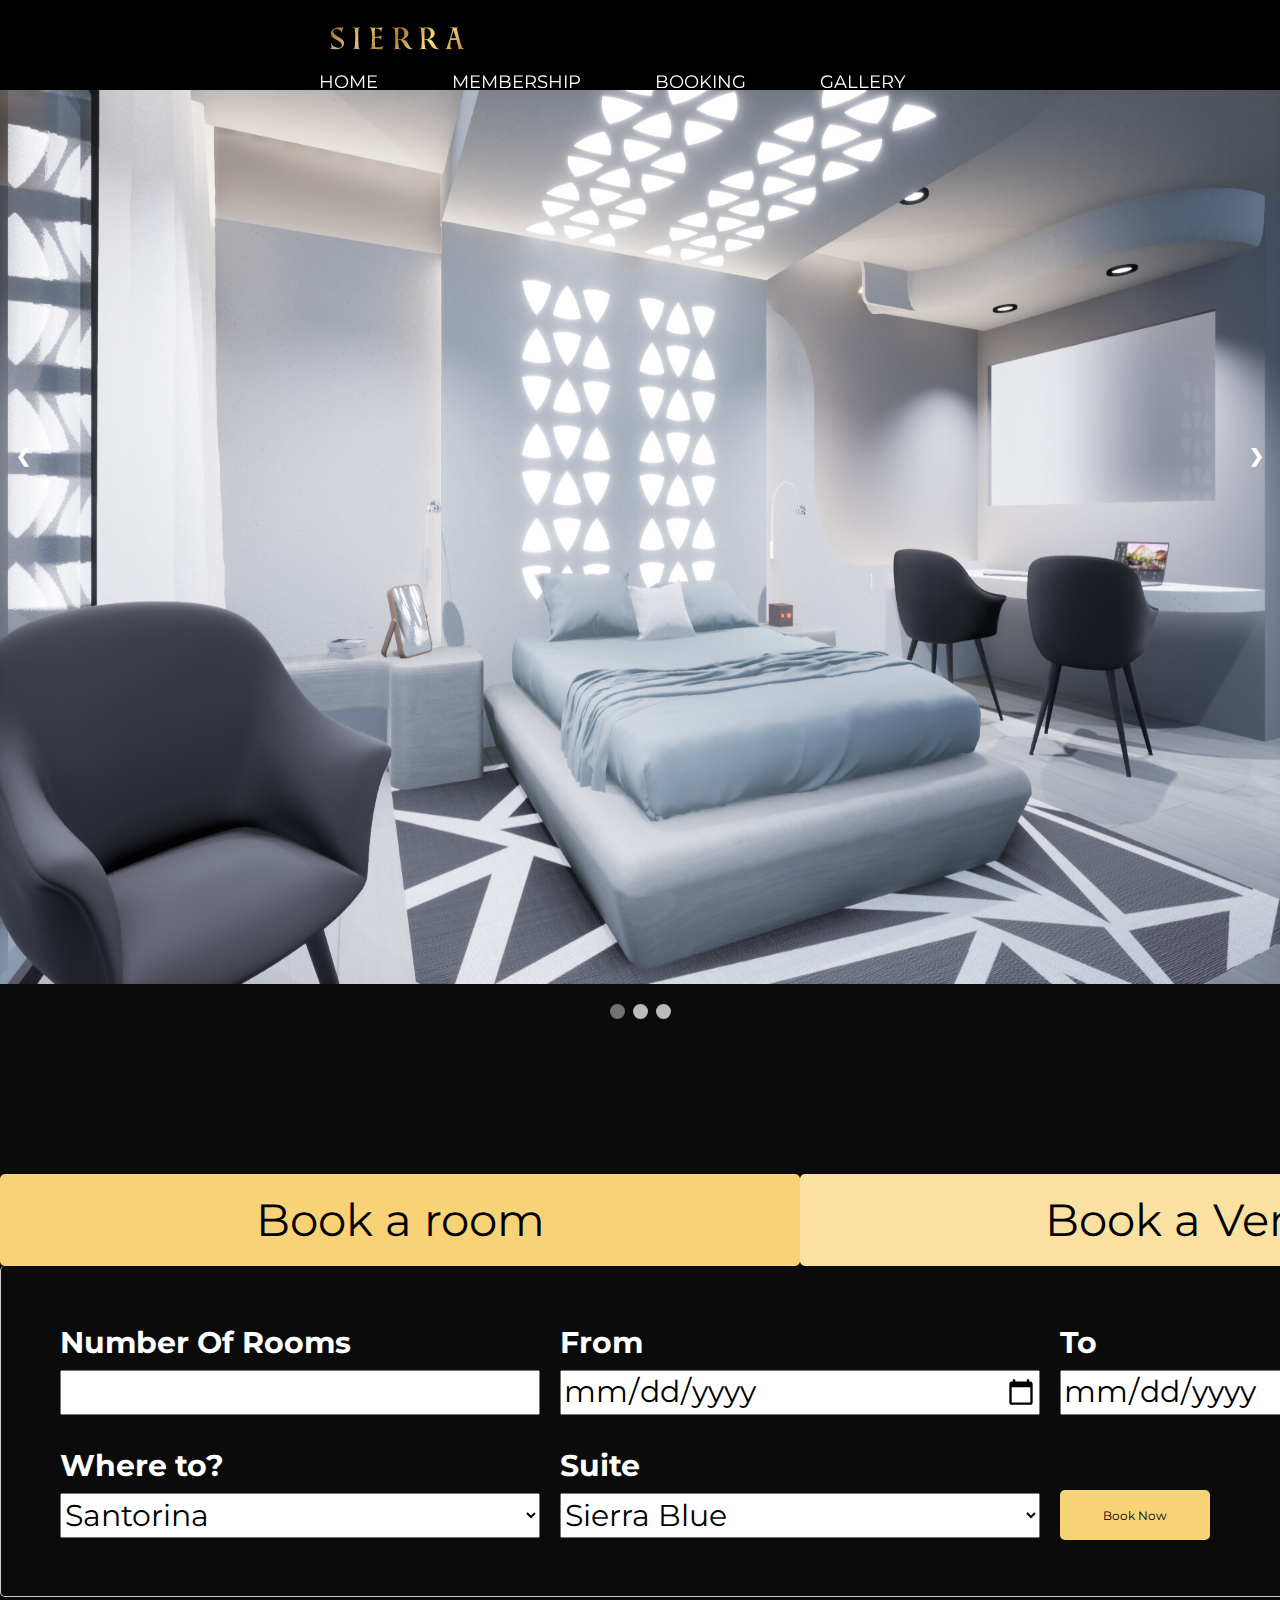
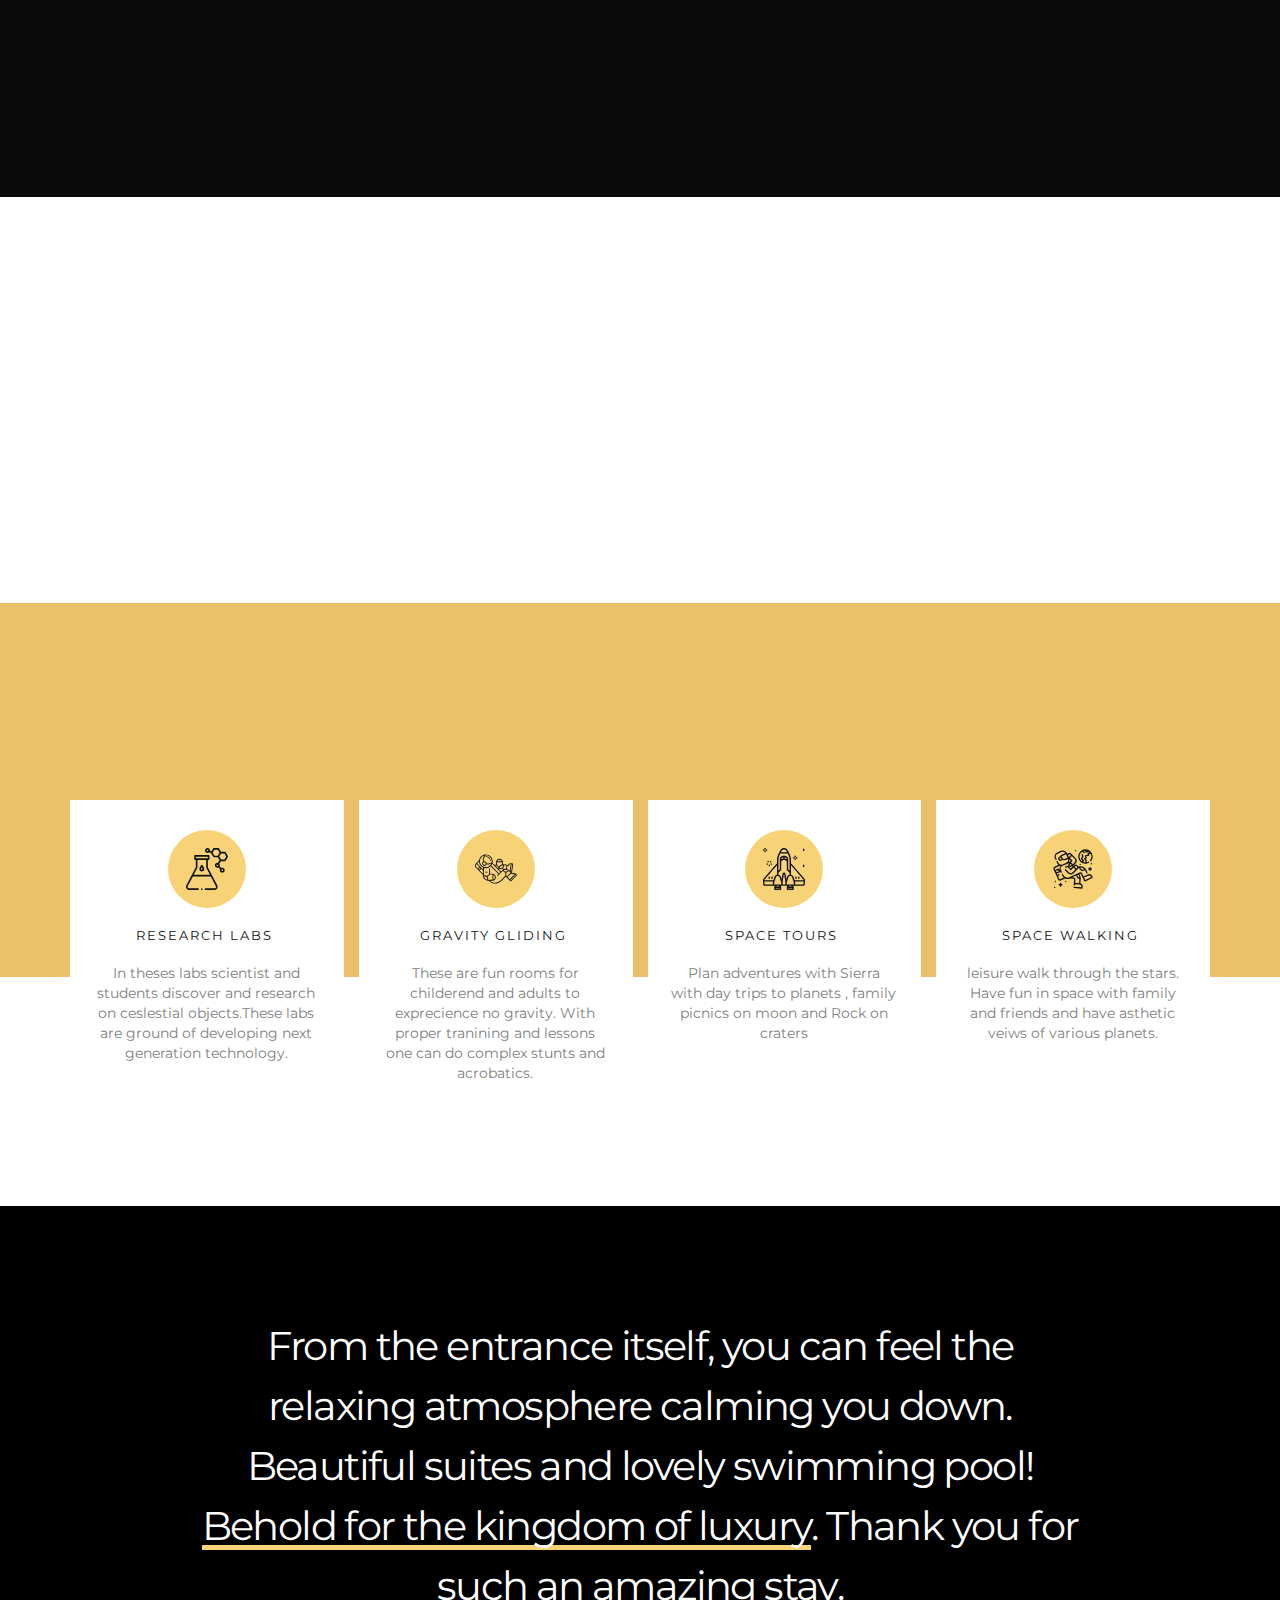
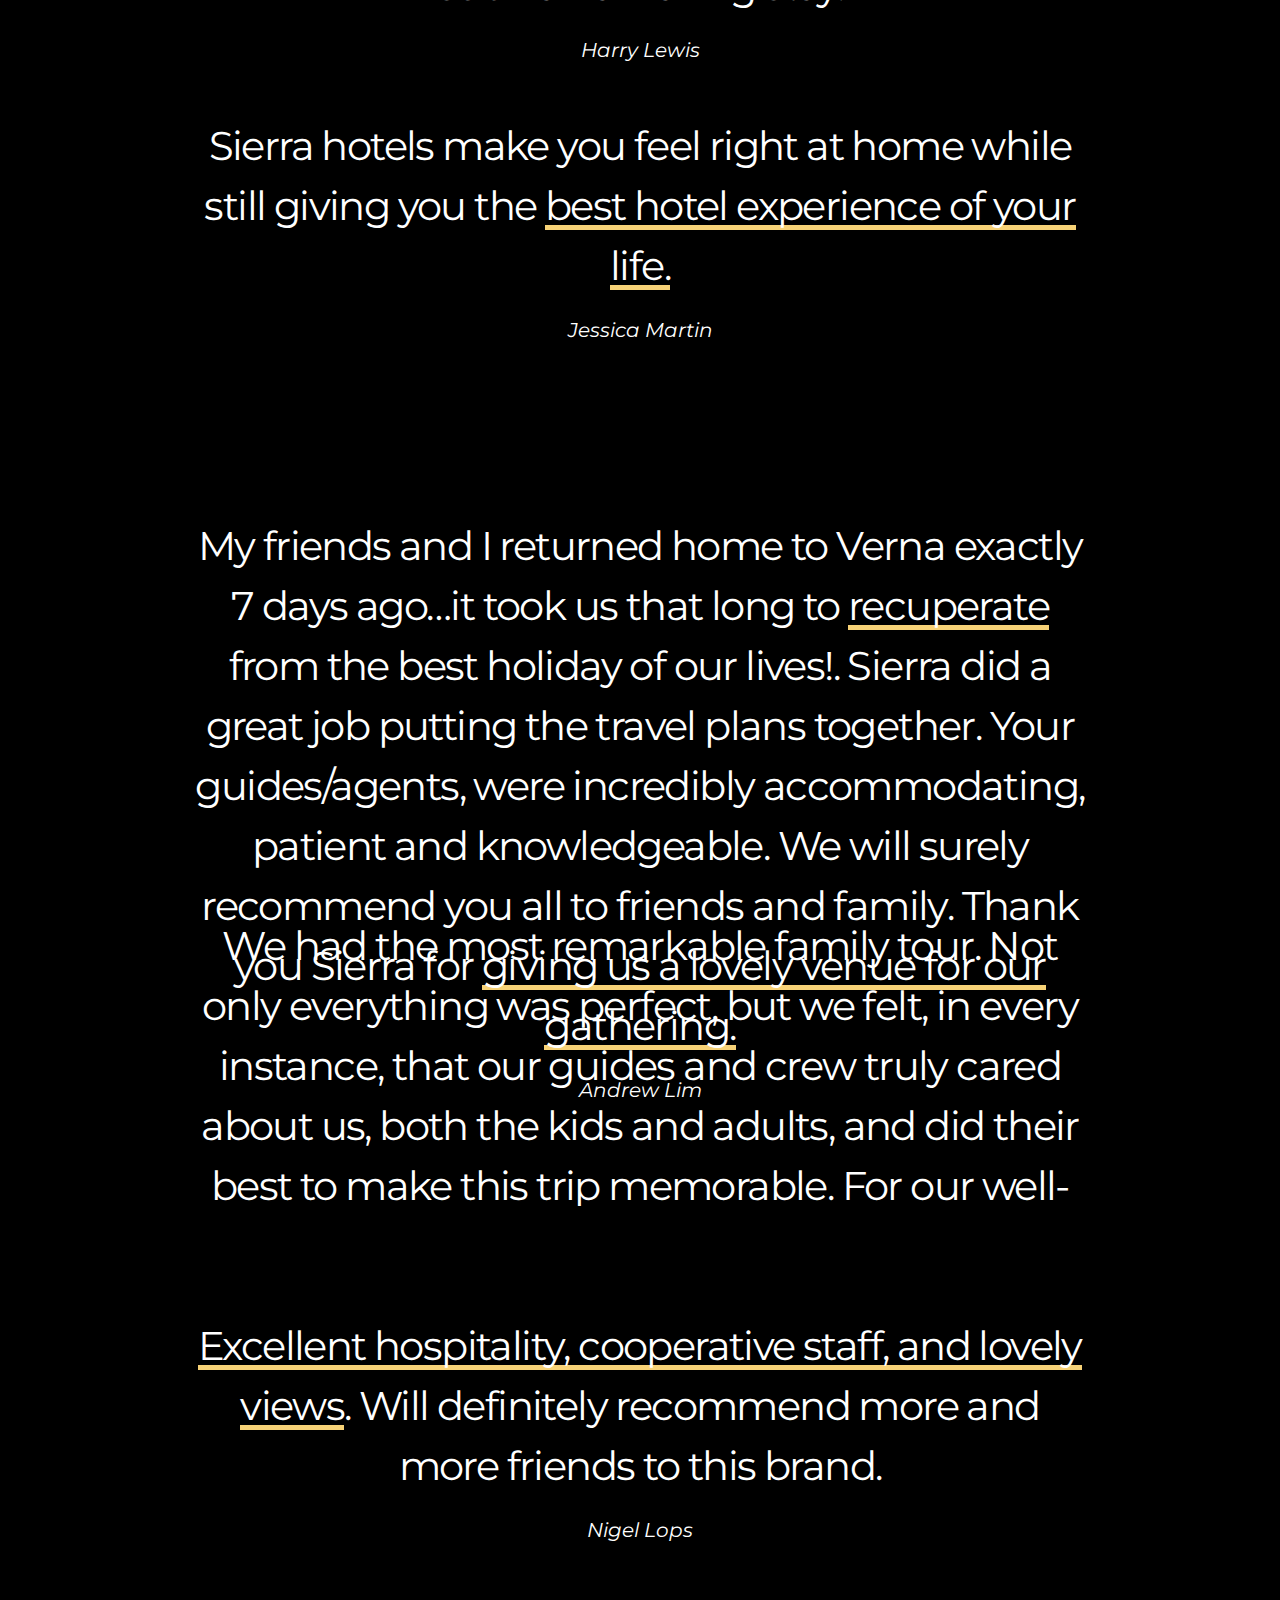
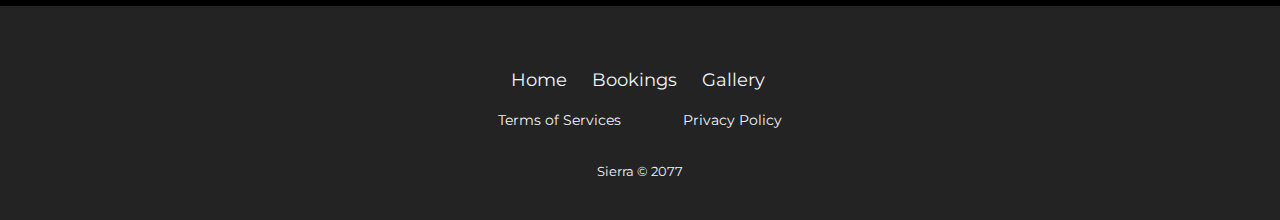
<file: bookings.html>
<html lang="en">

<head>
    <meta charset="UTF-8">
    <meta http-equiv="X-UA-Compatible" content="IE=edge">
    <meta name="viewport" content="width=device-width, initial-scale=1.0">
    <link rel="preconnect" href="https://fonts.googleapis.com">
    <link rel="preconnect" href="https://fonts.gstatic.com" crossorigin>
    <link href="https://fonts.googleapis.com/css2?family=Montserrat:wght@300&display=swap" rel="stylesheet">
    <!-- Latest compiled and minified CSS -->
    <link rel="stylesheet" href="https://maxcdn.bootstrapcdn.com/bootstrap/3.4.1/css/bootstrap.min.css">

    <!-- jQuery library -->    
    <link rel="stylesheet" href="nicepage.css" media="screen">

    <script class="u-script" type="text/javascript" src="jquery.js" defer=""></script>
    <script class="u-script" type="text/javascript" src="nicepage.js" defer=""></script>
    <script src="https://ajax.googleapis.com/ajax/libs/jquery/3.5.1/jquery.min.js"></script>

    <!-- Latest compiled JavaScript -->
    <script src="https://maxcdn.bootstrapcdn.com/bootstrap/3.4.1/js/bootstrap.min.js"></script>

    <link rel="stylesheet" href="bookings.css">
    <title>Sierra Bookings</title>

</head>

<body>
    <header>
        <div class="container flex solid-adder">
            <img class="logo" src="images/Asset 5.png">

            <nav>
                <ul>
                    <li><a href="index.html">Home</a></li>
                    <li><a href="Memebership.html">Membership</a></li>
                    <li><a href="bookings.html">Booking</a></li>
                    <li><a href="Gallery.html">Gallery</a></li>

                </ul>
            </nav>
        </div>
    </header>

    <!-- <div class="slideshow-container"> -->

    <!-- Full-width images with number and caption text -->
    <section class="images">
    <div class="mySlides">
          <img src="images/skandar-benfradj-image2.jpg" style="width:100%; height: 90rem;">
        </div>
      
        <div class="mySlides">
          <img src="images/skandar-benfradj-image3.jpg" style="width:100%">
        </div>
      
        <div class="mySlides ">
          <img src="images/skandar-benfradj-image1.jpg" style="width:100%">
        </div>
      
    <!-- Next and previous buttons -->
    <a class="prev" onclick="plusSlides(-1)">&#10094;</a>
        <a class="next" onclick="plusSlides(1)">&#10095;</a>
      </div>
      <br>

    <!-- The dots/circles -->
    <div style="text-align:center">
        <span class="dot" onclick="currentSlide(1)"></span>
        <span class="dot" onclick="currentSlide(2)"></span>
        <span class="dot" onclick="currentSlide(3)"></span>
      </div>
    </section>

    <!-- Tab content -->
    <script>

        
        function openCity(evt, cityName) {
            // Declare all variables
            var i, tabcontent, tablinks;

            // Get all elements with class="tabcontent" and hide them
            tabcontent = document.getElementsByClassName("tabcontent");
            for (i = 0; i < tabcontent.length; i++) {
                tabcontent[i].style.display = "none";
            }

            // Get all elements with class="tablinks" and remove the class "active"
            tablinks = document.getElementsByClassName("tablinks");
            for (i = 0; i < tablinks.length; i++) {
                tablinks[i].className = tablinks[i].className.replace(" active", "");
            }

            // Show the current tab, and add an "active" class to the button that opened the tab
            document.getElementById(cityName).style.display = "block";
            evt.currentTarget.className += " active";
        }


    </script>

    <section class="bookings-tab" id="bookings-link">
    <div class="tab">
        <button class="tablinks default-button" onclick="openCity(event, 'London')">Book a room</button>
        <button class="tablinks" onclick="openCity(event, 'Paris')">Book a Venue</button>
    </div>


    <div id="London" class="tabcontent">
        <section id="bookings-form">
            <form>
                <div class="forms">
                    <div class="form-label">
                        <label class="number" name="number of rooms">Number Of Rooms</label>
                        <input class="number-input">
                    </div>
                    <div class="form-label">
    
                        <label class="number">From</label>
                        <input type="date" class="from-input">
                    </div>
    
                    <div class="form-label">
    
                        <label class="number">To</label>
                        <input type="date" class="to-input">
                    </div>
                </div>
                <div class="forms-2">
                    <div class="form-label">
    
                        <label class="number">Where to?</label>
                        <select name="locations" id="locations">
                            <option value="locations">Santorina</option>
                            <option value="locations">Verna</option>
                            <option value="locations">Sonwchild</option>
                            <option value="locations">Navo</option>
                            <option value="locations">Legere</option>
                            <option value="locations">Muskbase</option>
                        </select>
                    </div>
    
                    <div class="form-label">
    
                        <label class="number">Suite</label>
                        <select name="Suite" id="Suite">
                            <option value="Suite">Sierra Blue</option>
                            <option value="Suite">Sierra Red</option>
                            <option value="Suite">Sierra Black</option>
                            <option value="Suite">Sierra Gold</option>
                        </select>
                    </div>
                    <div class="form-label">
                        <label class="btn-label"></label>
                    <button class="book-now">Book Now</button>
                </div>
                </div>
            </form>
        </section>
    </div>

    <div id="Paris" class="tabcontent">
       
        <section id="bookings-form">
            <form>
                <div class="forms">
                    <div class="form-label">
                        <label class="number" name="number of rooms">Number Of People</label>
                        <input class="number-input">
                    </div>
                    <div class="form-label">
    
                        <label class="number">From</label>
                        <input type="date" class="from-input">
                    </div>
    
                    <div class="form-label">
    
                        <label class="number">To</label>
                        <input type="date" class="to-input">
                    </div>
                </div>
                <div class="forms-2">
                    <div class="form-label">
    
                        <label class="number">Where to?</label>
                        <select name="locations" id="locations">
                            <option value="locations">Santorina</option>
                            <option value="locations">Verna</option>
                            <option value="locations">Sonwchild</option>
                            <option value="locations">Navo</option>
                            <option value="locations">Legere</option>
                            <option value="locations">Muskbase</option>

                        </select>
                    </div>
    
                    <div class="form-label">
    
                        <label class="number">Accomodity</label>
                        <select name="Suite" id="Suite">
                            <option value="Suite">Hall</option>
                            <option value="Suite">Terrace</option>
                            <option value="Suite">Gardens</option>
                            <option value="Suite">Field</option>
                        </select>
                    </div>
                    <div class="form-label">
                        <label class="btn-label"></label>
                    <button class="book-now">Book Now</button>
                </div>
                </div>
            </form>
        </section>
    </div>
</section>
<section class="u-align-center u-clearfix u-valign-middle-sm u-white u-section-1" id="carousel_c2ea">
      <div class="u-custom-color-1 u-expanded-width u-shape u-shape-rectangle u-shape-1"></div>
      <div class="u-list u-list-1">
        <div class="u-repeater u-repeater-1">
          <div class="u-align-center u-container-style u-list-item u-repeater-item u-white u-list-item-1">
            <div class="u-container-layout u-similar-container u-valign-top u-container-layout-1"><span class="u-custom-color-2 u-icon u-icon-circle u-spacing-18 u-icon-1"><svg class="u-svg-link" preserveAspectRatio="xMidYMin slice" viewBox="0 0 512.08 512.08" style=""><use xmlns:xlink="http://www.w3.org/1999/xlink" xlink:href="#svg-47d2"></use></svg><svg class="u-svg-content" viewBox="0 0 512.08 512.08" id="svg-47d2"><g><path d="m483.71 52.063c-1.789-3.085-5.085-4.983-8.65-4.983h-48.191l-24.16-42.024c-1.784-3.103-5.09-5.016-8.669-5.016h-54.03c-3.573 0-6.875 1.906-8.661 5.001l-22.205 38.467-17.456-9.171c.202-1.404.312-2.838.312-4.297 0-16.542-13.458-30-30-30s-30 13.458-30 30 13.458 30 30 30c7.859 0 15.019-3.042 20.373-8.005l23.44 12.315 25.564 43.736c1.793 3.068 5.08 4.954 8.633 4.954h48.142l21.159 37.57-20.125 30.306c-2.304-.568-4.709-.876-7.186-.876-16.542 0-30 13.458-30 30s13.458 30 30 30c4.552 0 8.948-1.01 12.937-2.921l19.984 19.984c-1.91 3.989-2.921 8.385-2.921 12.937 0 16.542 13.458 30 30 30s30-13.458 30-30-13.458-30-30-30c-4.552 0-8.948 1.01-12.937 2.921l-19.984-19.984c1.91-3.989 2.921-8.385 2.921-12.937 0-6.804-2.28-13.083-6.112-18.122l20.505-30.878h48.667c3.591 0 6.907-1.926 8.687-5.045l27.02-47.37c1.765-3.094 1.751-6.892-.036-9.972zm-221.71-12.023c-5.514 0-10-4.486-10-10s4.486-10 10-10 10 4.486 10 10-4.486 10-10 10zm62.564 16.759 21.219-36.759h42.471l21.237 36.94-21.175 36.06h-42.568zm47.436 153.241c0-5.514 4.486-10 10-10s10 4.486 10 10c0 5.521-4.479 10-10 10-5.514 0-10-4.486-10-10zm80 60c0 5.514-4.486 10-10 10s-10-4.486-10-10c0-5.521 4.479-10 10-10 5.514 0 10 4.486 10 10zm17.251-129h-42.376l-21.321-37.859 21.2-36.141h42.545l21.245 36.671z"></path><path d="m193 206.04c-3.285 0-6.36 1.613-8.228 4.316-6.546 9.476-21.772 32.897-21.772 45.684 0 16.542 13.458 30 30 30s30-13.458 30-30c0-12.787-15.226-36.208-21.772-45.684-1.868-2.703-4.943-4.316-8.228-4.316zm0 60c-5.514 0-10-4.486-10-9.988.081-3.058 4.241-11.773 10.002-21.479 5.756 9.695 9.913 18.407 9.998 21.476-.004 5.51-4.488 9.991-10 9.991z"></path><circle cx="193" cy="502.04" r="10"></circle><path d="m266 233.575v-87.535h10c5.523 0 10-4.478 10-10v-40c0-5.522-4.477-10-10-10h-166c-5.523 0-10 4.478-10 10v40c0 5.522 4.477 10 10 10h10v87.535l-115.251 219.554c-3.107 5.784-4.749 12.322-4.749 18.911 0 22.056 17.944 40 40 40h108c5.523 0 10-4.478 10-10s-4.477-10-10-10h-108c-11.028 0-20-8.972-20-20 0-3.354.801-6.542 2.382-9.475.018-.032 61.169-116.525 61.169-116.525h218.897s61.151 116.493 61.169 116.525c1.581 2.933 2.382 6.12 2.382 9.475 0 11.028-8.972 20-20 20h-107.999c-5.523 0-10 4.478-10 10s4.477 10 10 10h108c22.056 0 40-17.944 40-40 0-6.589-1.642-13.127-4.749-18.911zm-146-127.535h146v20h-146zm-25.95 220 44.804-85.353c.752-1.434 1.146-3.028 1.146-4.647v-90h106v90c0 1.619.393 3.214 1.146 4.647l44.804 85.353z"></path>
</g></svg></span>
              <h5 class="u-text u-text-default u-text-1">Research labs&nbsp;</h5>
              <p class="u-text u-text-grey-50 u-text-2">In theses labs scientist and students discover and research on ceslestial objects.These labs are ground of developing next generation technology.</p>
            </div>
          </div>
          <div class="u-align-center u-container-style u-list-item u-repeater-item u-white u-list-item-2">
            <div class="u-container-layout u-similar-container u-valign-top u-container-layout-2"><span class="u-custom-color-2 u-icon u-icon-circle u-spacing-18 u-icon-2"><svg class="u-svg-link" preserveAspectRatio="xMidYMin slice" viewBox="0 0 378.845 378.845" style=""><use xmlns:xlink="http://www.w3.org/1999/xlink" xlink:href="#svg-9ae7"></use></svg><svg class="u-svg-content" viewBox="0 0 378.845 378.845" x="0px" y="0px" id="svg-9ae7" style="enable-background:new 0 0 378.845 378.845;"><g><path d="M134.979,109.125c0.466,1.445,0.846,2.931,1.13,4.415c0.366,1.916,2.043,3.249,3.924,3.249c0.25,0,0.503-0.023,0.757-0.072   c2.17-0.415,3.592-2.511,3.177-4.681c-0.346-1.805-0.808-3.61-1.374-5.366c-0.677-2.102-2.928-3.259-5.034-2.579   C135.455,104.769,134.3,107.023,134.979,109.125z"></path><path d="M94.22,78.258c-0.004,2.209,1.784,4.003,3.993,4.007c11.55,0.02,22.862,5.549,30.261,14.792   c0.79,0.986,1.952,1.5,3.126,1.5c0.876,0,1.759-0.287,2.497-0.877c1.725-1.381,2.003-3.898,0.623-5.623   c-8.899-11.117-22.542-17.769-36.493-17.792c-0.003,0-0.005,0-0.007,0C96.014,74.265,94.224,76.051,94.22,78.258z"></path><path d="M111.556,213.187H93.583c-2.209,0-4,1.791-4,4s1.791,4,4,4h17.973c2.209,0,4-1.791,4-4S113.765,213.187,111.556,213.187z"></path><path d="M377.673,242.862l-12.267-12.268c-7.85-7.85-20.083-8.705-28.89-2.578l-8.015-8.014c1.206,0.16,2.019,0.266,2.062,0.266   c0.869,0,1.72-0.283,2.42-0.814c0.845-0.643,1.399-1.594,1.543-2.645l9.951-72.923c0.299-2.188-1.232-4.205-3.421-4.504   l-17.196-2.352c-11-1.501-21.256,5.228-24.561,15.436l-38.82-5.295c-2.749-0.376-5.492-0.485-8.204-0.351v-17.683   c0-8.423-3.279-16.332-9.226-22.266c-5.931-5.945-13.836-9.22-22.26-9.22c-8.409,0-16.315,3.275-22.262,9.224   c-5.946,5.949-9.218,13.856-9.211,22.262v21.354h-15.472l-15.866-15.867c1.16-4.726,1.788-9.659,1.788-14.738   c0-34.102-27.744-61.846-61.846-61.846c-31.075,0-56.86,23.04-61.195,52.932l-28.49,28.49C2.925,144.772,0,151.833,0,159.344   c0,7.51,2.925,14.571,8.236,19.882l64.601,64.601v6.694c0,24.257,19.734,43.991,43.99,43.991h6.281l3.159,3.157   c15.425,15.425,35.679,23.135,55.94,23.135c20.257,0,40.521-7.714,55.941-23.135l39.558-39.414l42.269,42.305   c0.781,0.781,1.805,1.172,2.828,1.172s2.048-0.391,2.828-1.172l52.042-52.042C379.235,246.957,379.235,244.423,377.673,242.862z    M281.706,250.942v-30.279c6.279-0.85,12.338-3.678,17.152-8.493c1.79-1.789,3.317-3.77,4.588-5.909l17.293,17.292l-33.211,33.211   L281.706,250.942z M235.134,211.779l-17.416-17.416l1.157-8.467c0.005-0.037,0.012-0.072,0.018-0.108   c2.335,1.144,4.816,1.984,7.425,2.497c1.949,0.383,3.905,0.572,5.848,0.572c4.67,0,9.251-1.112,13.443-3.237l7.228,9.51   c-2.208,1.521-4.3,3.246-6.236,5.183L235.134,211.779z M253.726,154.773c0.516,2.757,0.505,5.55-0.04,8.322   c-1.133,5.765-4.443,10.743-9.321,14.019s-10.737,4.458-16.504,3.322c-2.472-0.486-4.788-1.367-6.912-2.618   c2.37-6.185,6.408-11.608,11.811-15.716C238.888,157.443,246.175,154.925,253.726,154.773z M277.706,187.427   c-6.241,0-12.278,1.303-17.818,3.759l-7.664-10.083c4.789-4.312,8.047-10.028,9.312-16.464c0.602-3.062,0.717-6.142,0.368-9.199   l22.125,3.018l-3.954,29.037C279.289,187.452,278.5,187.427,277.706,187.427z M277.706,195.427c7.004,0,13.698,1.996,19.447,5.704   c-1.033,1.977-2.351,3.782-3.951,5.382c-8.576,8.575-22.53,8.576-31.106,0c-1.593-1.593-2.901-3.38-3.924-5.327   C263.941,197.442,270.667,195.427,277.706,195.427z M327.142,211.763l-6.327-0.865l8.876-64.996l6.32,0.864L327.142,211.763z    M301.831,160.885c2.199,0.287,4.205-1.234,4.503-3.423c1.042-7.636,7.845-13.081,15.424-12.591l-8.218,60.17l-4.729-4.729   c-5.826-5.826-13-9.809-20.817-11.674l3.962-29.101L301.831,160.885z M227.919,155.733c-5.158,3.921-9.298,8.825-12.247,14.384   l-18.355-18.355c0,0,0.01-23.253,0.022-23.564h46.913c0.012,0.313,0.023,19.77,0.023,19.77   C238.418,149.37,232.859,151.978,227.919,155.733z M220.79,105.652c6.283,0,12.177,2.439,16.603,6.877   c2.235,2.229,3.963,4.833,5.129,7.669h-43.455c1.164-2.833,2.889-5.435,5.12-7.667C208.621,108.095,214.518,105.652,220.79,105.652   z M192.733,158.491c0,0,19.485,19.443,19.681,19.579c-0.654,2.188-1.15,4.439-1.464,6.745l-0.334,2.447l-28.77-28.77H192.733z    M229.478,217.436l-12.316,12.315l-71.1-71.099c3.758-4.657,6.851-9.867,9.144-15.489L229.478,217.436z M151.768,119.886   c0,1.862-0.095,3.702-0.281,5.516c-13.12,12.749-30.839,18.138-46.117,14.177c-0.293-5.015-2.362-9.694-5.945-13.275   c-3.871-3.872-9.018-6.004-14.492-6.004c-0.878,0-1.744,0.075-2.601,0.183c-7.531-16.336-2.581-37.634,12.607-52.821   c0.562-0.562,1.113-1.085,1.657-1.587c0.442-0.011,0.882-0.034,1.327-0.034C127.612,66.041,151.768,90.196,151.768,119.886z    M84.933,128.3c3.337,0,6.476,1.3,8.836,3.66s3.66,5.499,3.66,8.837s-1.3,6.476-3.66,8.836s-5.499,3.66-8.836,3.66   c-3.338,0-6.477-1.3-8.837-3.661c-2.36-2.359-3.66-5.497-3.66-8.835s1.3-6.477,3.66-8.837S81.595,128.3,84.933,128.3z    M84.094,67.849c-13.183,16.702-16.886,38.038-9.386,55.2c-1.537,0.889-2.979,1.966-4.268,3.256   c-3.872,3.871-6.004,9.019-6.004,14.493s2.133,10.622,6.004,14.492c3.871,3.872,9.018,6.004,14.493,6.004   c5.475,0,10.621-2.132,14.492-6.003c2.219-2.219,3.844-4.865,4.847-7.744c3.673,0.872,7.449,1.306,11.263,1.306   c11.302,0,22.917-3.753,33.056-10.752c-7.483,20.754-27.368,35.633-50.668,35.633c-29.691,0-53.847-24.155-53.847-53.847   C44.075,94.976,61.083,73.969,84.094,67.849z M72.837,193.034l-53.43-53.43l16.743-16.743c1.137,23.9,15.909,44.276,36.686,53.536   V193.034z M30.293,189.97l14.084-14.084l6.308,6.308l-14.084,14.084L30.293,189.97z M8,159.344c0-5.307,2.048-10.294,5.758-14.077   l24.963,24.963l-14.084,14.084L13.893,173.57C10.093,169.77,8,164.717,8,159.344z M42.257,201.934l14.084-14.084l16.496,16.496   v28.168L42.257,201.934z M81.389,256.756c7.717-3.526,16.862-1.976,23.001,4.162c6.479,6.479,7.768,16.592,3.44,24.455   C94.295,281.876,83.832,270.679,81.389,256.756z M116.176,286.496c3.76-8.856,2.798-19.004-2.65-27.016l19.934-19.935h23.702   c0.314,0,0.625,0.012,0.937,0.024v46.92C157.788,286.5,116.393,286.5,116.176,286.496z M180.646,263.029   c0,9.786-6.018,18.189-14.547,21.712v-43.426C174.627,244.839,180.646,253.243,180.646,263.029z M232.492,292.013   c-26.868,26.865-70.06,27.699-97.939,2.499h22.609c17.36,0,31.483-14.123,31.483-31.483s-14.123-31.484-31.483-31.484h-21.358   v-44.36c0-2.209-1.791-4-4-4s-4,1.791-4,4v46.704l-19.648,19.648c-7.678-6.432-18.017-8.282-27.319-5.152v-69.071   c5.431,1.563,11.158,2.419,17.085,2.419c16.559,0,31.607-6.554,42.719-17.189l70.864,70.863l-9.691,9.691   c-1.563,1.562-1.563,4.095,0,5.656c1.561,1.563,4.096,1.563,5.656,0l44.422-44.421c1.259,2.106,2.772,4.062,4.546,5.836   c4.845,4.845,10.949,7.676,17.268,8.507v30.266L232.492,292.013z M293.185,262.419l33.211-33.21l7.042,7.042   c1.563,1.563,4.096,1.563,5.656,0c5.449-5.447,14.157-5.668,19.889-0.693l-46.349,46.348L293.185,262.419z M322.803,292.075   l-4.513-4.513l46.386-46.385l4.512,4.513L322.803,292.075z"></path>
</g></svg></span>
              <h5 class="u-text u-text-default u-text-3">Gravity gliding&nbsp;</h5>
              <p class="u-text u-text-grey-50 u-text-4">These are fun rooms for childerend and adults to exprecience no gravity. With proper tranining and lessons one can do complex stunts and acrobatics.</p>
            </div>
          </div>
          <div class="u-align-center u-container-style u-list-item u-repeater-item u-white u-list-item-3">
            <div class="u-container-layout u-similar-container u-valign-top u-container-layout-3"><span class="u-custom-color-2 u-icon u-icon-circle u-spacing-18 u-icon-3"><svg class="u-svg-link" preserveAspectRatio="xMidYMin slice" viewBox="0 0 480.011 480.011" style=""><use xmlns:xlink="http://www.w3.org/1999/xlink" xlink:href="#svg-264c"></use></svg><svg class="u-svg-content" viewBox="0 0 480.011 480.011" x="0px" y="0px" id="svg-264c" style="enable-background:new 0 0 480.011 480.011;"><g><g><g><path d="M474.117,350.243L320.005,173.019v-31.2c-0.03-26.079-6.101-51.796-17.736-75.136l-20.376-40.784     C270.327,2.765,242.196-6.613,219.062,4.954c-9.064,4.532-16.413,11.881-20.944,20.944l-20.376,40.752     c-11.635,23.34-17.706,49.057-17.736,75.136v31.2L5.901,350.235c-3.803,4.37-5.897,9.967-5.896,15.76v42.016     c0,13.255,10.745,24,24,24h113.056l-7.712,11.56c-0.874,1.316-1.341,2.86-1.344,4.44v24c0,4.418,3.582,8,8,8h64     c4.418,0,8-3.582,8-8v-24c-0.003-1.58-0.47-3.124-1.344-4.44l-7.712-11.56h82.112l-7.712,11.56     c-0.874,1.316-1.341,2.86-1.344,4.44v24c0,4.418,3.582,8,8,8h64c4.418,0,8-3.582,8-8v-24c-0.003-1.58-0.47-3.124-1.344-4.44     l-7.712-11.56h113.056c13.255,0,24-10.745,24-24v-42.016C480.007,360.206,477.916,354.611,474.117,350.243z M212.429,33.059     c7.606-15.23,26.119-21.41,41.349-13.803c5.975,2.984,10.819,7.828,13.803,13.803l7.48,14.952h-70.112L212.429,33.059z      M176.005,141.787c0.019-23.603,5.512-46.879,16.048-68l4.896-9.776h86.112l4.896,9.8c10.532,21.114,16.025,44.381,16.048,67.976     v118.912l-16-16V120.011c-0.002-0.86-0.142-1.713-0.416-2.528c-6.632-16.381-21.964-27.598-39.584-28.96v-0.512h-16v0.512     c-17.62,1.362-32.952,12.578-39.584,28.96c-0.274,0.815-0.414,1.668-0.416,2.528v124.688l-16,16V141.787z M237.01,120.011     c-10.368,0.257-20.459,3.541-29.004,9.496v-8c4.668-9.29,13.678-15.625,24-16.872v15.376H237.01z M272.005,121.563v7.944     c-8.545-5.955-18.636-9.239-29.004-9.496h5.004v-15.336C258.319,105.956,267.317,112.288,272.005,121.563z M112.389,389.611     c-0.251,0.775-0.381,1.585-0.384,2.4v24h-88c-4.418,0-8-3.582-8-8v-24h98.176L112.389,389.611z M16.005,368.011v-2.016     c0.002-1.929,0.701-3.793,1.968-5.248l142.032-163.344v107.408c-14.352,2.952-25.772,13.814-29.44,28l-11.256,35.2H16.005z      M192.005,464.011h-48v-8h48V464.011z M150.949,440.011l5.336-8h23.44l5.336,8H150.949z M208.005,416.011h-80v-22.712     l17.936-56.072c3.068-12.19,15.437-19.584,27.627-16.516c8.307,2.091,14.736,8.668,16.637,17.02l17.8,55.568V416.011z      M256.005,416.011h-32v-23.352l14.688-95.52c0.229-0.725,1.002-1.126,1.727-0.897c0.427,0.135,0.762,0.47,0.897,0.897     l14.688,95.52V416.011z M257.149,294.699c-1.45-9.46-10.294-15.953-19.753-14.503c-7.483,1.147-13.356,7.019-14.503,14.503     l-9.6,62.584l-7.688-23.928c-3.571-14.407-15.073-25.498-29.6-28.544v-21.52l29.656-29.656c1.493-1.492,2.335-3.513,2.344-5.624     v-94.456c6.102-11.815,18.757-18.753,32-17.544c13.236-1.174,25.872,5.754,32,17.544v94.456c0,2.122,0.844,4.156,2.344,5.656     l29.656,29.656v21.488c-14.352,2.952-25.772,13.814-29.44,28l-7.816,24.448L257.149,294.699z M336.005,464.011h-48v-8h48V464.011     z M294.949,440.011l5.336-8h23.44l5.336,8H294.949z M352.005,416.011h-80v-22.712l17.936-56.072     c3.068-12.19,15.437-19.584,27.627-16.516c8.307,2.091,14.736,8.668,16.637,17.02l17.8,55.568V416.011z M464.005,408.051     c-0.022,4.403-3.597,7.96-8,7.96h-88v-23.96c-0.003-0.815-0.133-1.625-0.384-2.4l-1.792-5.6h98.176V408.051z M464.005,368.011     H360.693l-11.088-34.656c-3.571-14.407-15.073-25.498-29.6-28.544V197.403l142.04,163.352c1.266,1.452,1.963,3.314,1.96,5.24     V368.011z"></path><rect x="64.005" y="328.011" width="16" height="24"></rect><rect x="96.005" y="328.011" width="16" height="24"></rect><rect x="368.005" y="328.011" width="16" height="24"></rect><rect x="400.005" y="328.011" width="16" height="24"></rect><rect x="360.005" y="88.011" width="16" height="16"></rect><rect x="360.005" y="120.011" width="16" height="16"></rect><rect x="376.005" y="104.011" width="16" height="16"></rect><rect x="344.005" y="104.011" width="16" height="16"></rect><rect x="16.005" y="0.011" width="16" height="16"></rect><rect x="16.005" y="32.011" width="16" height="16"></rect><rect x="32.005" y="16.011" width="16" height="16"></rect><rect x="0.005" y="16.011" width="16" height="16"></rect><path d="M58.997,166.699c1.967-2.738,4.742-4.792,7.936-5.872l-5.08-15.2c-6.388,2.156-11.939,6.261-15.872,11.736     L58.997,166.699z"></path><path d="M84.965,185.403l12.952,9.392c3.972-5.456,6.104-12.035,6.088-18.784v-0.28l-16,0.28     C88.016,179.385,86.951,182.675,84.965,185.403z"></path><path d="M40.005,176.203c0.021,6.751,2.192,13.319,6.2,18.752l12.896-9.48c-2.001-2.711-3.086-5.99-3.096-9.36L40.005,176.203z"></path><path d="M72.005,208.011c3.373-0.01,6.723-0.55,9.928-1.6l-4.952-15.2c-3.209,1.041-6.663,1.055-9.88,0.04l-4.912,15.2     C65.361,207.477,68.672,208.003,72.005,208.011z"></path><path d="M84.853,166.491l12.84-9.568c-4.019-5.417-9.651-9.422-16.088-11.44l-4.8,15.264     C80.029,161.761,82.847,163.772,84.853,166.491z"></path><rect x="456.005" y="192.011" width="16" height="24"></rect><rect x="456.005" y="8.011" width="16" height="24"></rect>
</g>
</g>
</g></svg></span>
              <h5 class="u-text u-text-default u-text-5">Space tours&nbsp;</h5>
              <p class="u-text u-text-grey-50 u-text-6">Plan adventures with Sierra with day trips to planets , family picnics on moon and Rock on craters</p>
            </div>
          </div>
          <div class="u-align-center u-container-style u-list-item u-repeater-item u-white u-list-item-4">
            <div class="u-container-layout u-similar-container u-valign-top u-container-layout-4"><span class="u-custom-color-2 u-icon u-icon-circle u-spacing-18 u-icon-4"><svg class="u-svg-link" preserveAspectRatio="xMidYMin slice" viewBox="0 0 64 64" style=""><use xmlns:xlink="http://www.w3.org/1999/xlink" xlink:href="#svg-38de"></use></svg><svg class="u-svg-content" viewBox="0 0 64 64" id="svg-38de"><g id="Outline"><path d="M29.423,8.711a4,4,0,0,0-5.656,0,4.075,4.075,0,0,0-.412.5L22.649,7.7a7,7,0,0,0-9.3-3.387L7.908,6.847a7.01,7.01,0,0,0-3.385,9.3l.689,1.478a1,1,0,1,0,1.812-.845L6.336,15.3A5.006,5.006,0,0,1,8.754,8.66l5.438-2.536a5,5,0,0,1,6.131,1.555L14.069,10.6a2.968,2.968,0,0,0-1.656,2.095,3.494,3.494,0,1,0,3.426,5.179,6.9,6.9,0,0,0,6.083.1l2.627-1.225a5.01,5.01,0,0,1-2.743,5.692l-5.459,2.545a5.005,5.005,0,0,1-6.63-2.424l-1-2.148a1,1,0,1,0-1.813.845l1,2.148a6.935,6.935,0,0,0,1.774,2.335L3.732,28.508a3,3,0,0,0-1.451,3.987L9.466,47.9a3,3,0,0,0,3.987,1.45l6.455-3.009a9.071,9.071,0,0,0,3.716.8,8.977,8.977,0,0,0,3.676-.794l5.468.478a1,1,0,0,1,.909,1.084l-.717,8.192a1,1,0,1,0,1.992.173l.107-1.218,6.973.61a3,3,0,0,1,2.728,3.25l-.088,1-10.958-.959a1,1,0,1,0-.174,1.992L45.494,62a.864.864,0,0,0,.088,0,1,1,0,0,0,.995-.913l.175-1.992a5,5,0,0,0-3.558-5.229l.618-7.074a9.9,9.9,0,0,0-2.178-7.121l1.191-.556a.99.99,0,0,1,1.319.488l5.074,10.874a1,1,0,0,0,.906.578,1.007,1.007,0,0,0,.423-.094l10.876-5.072a1,1,0,0,0,.483-1.329l-.845-1.812a5.005,5.005,0,0,0-6.645-2.418l-6.345,2.958-2.113-4.526A2.989,2.989,0,0,0,41.977,37.3L26.569,44.493a7.01,7.01,0,0,1-9.3-3.389l-.551-1.17a1,1,0,1,0-1.809.852l.548,1.165a8.914,8.914,0,0,0,2.427,3.131L12.607,47.54a1,1,0,0,1-1.329-.484L9.165,42.525l1.813-.845a1,1,0,1,0-.845-1.813l-1.813.846L7.475,38.9l4.532-2.113a.99.99,0,0,0,.553-1.042l.654,1.407a1,1,0,1,0,1.812-.844l-1.139-2.45A5,5,0,0,1,16.3,27.206l.879-.41.025-.01,5.437-2.535.015-.008.894-.417a4.95,4.95,0,0,1,2.559-.429A3,3,0,0,0,24.66,25.96a2.916,2.916,0,0,0,.281,1.268,2.982,2.982,0,0,0,3.982,1.458l1.978-.924.4.853-2.7,2.7-2.829-2.829a4,4,0,0,0-5.48-.149,1,1,0,1,0,1.33,1.493,2,2,0,0,1,2.736.07l3.536,3.536a1,1,0,0,0,1.414,0L32.837,29.9l1.414,1.415,1.415,1.414-4.243,4.243a4,4,0,0,1-5.657,0l-4.243-4.243a2.027,2.027,0,0,1-.2-.253A1,1,0,0,0,19.7,33.646a3.962,3.962,0,0,0,.412.5l4.243,4.243a6,6,0,0,0,8.485,0l4.95-4.95L39.2,32.025a3.956,3.956,0,0,0,.956-1.583,8.137,8.137,0,0,1,.949-.337,6,6,0,0,0,9.225,3.885c.074.138.153.273.221.418L52.3,38.15a1,1,0,1,0,1.812-.844l-1.745-3.743a9.983,9.983,0,0,0-12.109-5.291,3.987,3.987,0,0,0-6.711-1.9l-.742.742-.179-.386,3.164-3.164a6.007,6.007,0,0,0,0-8.485ZM6.63,37.087l-.846-1.812L9.41,33.584l.845,1.812ZM26.61,21.425a7.1,7.1,0,0,0-.847-.062,7.015,7.015,0,0,0,.884-4.114l2.069,2.069Zm1.464,5.45a.989.989,0,0,1-1.323-.5.944.944,0,0,1-.091-.417.988.988,0,0,1,.572-.9l1.434-.669a4.935,4.935,0,0,1,1.362,1.575Zm21.093,5.478A3.986,3.986,0,0,1,43.081,29.8,8.038,8.038,0,0,1,49.167,32.353Zm-11.38-4.571a2,2,0,0,1,0,2.829l-.707.707L35.665,29.9l-1.414-1.415.707-.707A2,2,0,0,1,37.787,27.782Zm-3.414-5.636L31.7,24.818a6.929,6.929,0,0,0-2.929-2.728l2.065-2.065a1,1,0,0,0,0-1.414L27.3,15.075l2.828-2.828,4.243,4.242A4,4,0,0,1,34.373,22.146Zm-9.192-12.02a2,2,0,0,1,2.828,0l.707.707-2.828,2.828-.707-.707a2,2,0,0,1,0-2.828ZM13.434,17.512a1.5,1.5,0,1,1,.725-1.993A1.494,1.494,0,0,1,13.434,17.512Zm7.642-1.357a4.966,4.966,0,0,1-4.807-.337,3.451,3.451,0,0,0-.3-1.145h0a3.477,3.477,0,0,0-1.584-1.622.978.978,0,0,1,.527-.644l6.344-2.958L23.8,14.887ZM4.578,30.32l7.191-3.353A7.03,7.03,0,0,0,13,27.312a6.954,6.954,0,0,0-1.23,6.593L10.8,31.833a1,1,0,0,0-1.329-.484L4.939,33.462l-.845-1.813A1,1,0,0,1,4.578,30.32ZM32.941,44.837l-2-.175,5.787-2.7a6,6,0,0,0,5.057,5.1l-.572,6.533-5.977-.523.436-4.982A3,3,0,0,0,32.941,44.837Zm8.852.192a4,4,0,0,1-3.133-3.9c0-.025.005-.049.006-.074l1.088-.508A7.923,7.923,0,0,1,41.793,45.029Zm8.814,3.7L48.918,45.1l6.344-2.959a3.005,3.005,0,0,1,3.987,1.451l.422.906Z"></path><path d="M15,55H14V54a1,1,0,0,0-2,0v1H11a1,1,0,0,0,0,2h1v1a1,1,0,0,0,2,0V57h1a1,1,0,0,0,0-2Z"></path><path d="M58,35a1,1,0,0,0,1-1V33h1a1,1,0,0,0,0-2H59V30a1,1,0,0,0-2,0v1H56a1,1,0,0,0,0,2h1v1A1,1,0,0,0,58,35Z"></path><circle cx="21" cy="51" r="1"></circle><circle cx="60" cy="24" r="1"></circle><circle cx="43" cy="25" r="1"></circle><circle cx="36" cy="4" r="1"></circle><circle cx="5" cy="51" r="1"></circle><circle cx="4" cy="60" r="1"></circle><path d="M50.99,24a11.146,11.146,0,0,0,1.373-.085A10.853,10.853,0,0,0,56.37,22.58a1,1,0,1,0-.98-1.744,8.965,8.965,0,0,1-2.786,1.01l.386-2.7a1,1,0,0,0-.158-.7L51.46,16.388l.987-.493a1,1,0,0,0,.5-1.211l-.641-1.926L56.2,11.98a1,1,0,0,0,.752-1.3L56.388,9h2.661a9.065,9.065,0,0,1-.922,9.482A1,1,0,1,0,59.713,19.7,11,11,0,0,0,43.945,4.56a10.881,10.881,0,0,0-3.318,4.794A10.995,10.995,0,0,0,50.99,24Zm2.5-19.627-1.1.412-.487-.728A8.951,8.951,0,0,1,53.49,4.373ZM42.516,10.011a8.89,8.89,0,0,1,2.712-3.917c.191-.159.4-.293.6-.435l2.533,2.11a1,1,0,1,0,1.28-1.538L47.729,4.64a9.1,9.1,0,0,1,1.82-.51l1.619,2.425A1,1,0,0,0,52,7a.989.989,0,0,0,.352-.064l3.687-1.382A8.989,8.989,0,0,1,57.687,7H55a1,1,0,0,0-.948,1.316l.641,1.926L50.8,11.02a1,1,0,0,0-.752,1.3l.725,2.178-1.224.611a1,1,0,0,0-.385,1.45l1.788,2.682-.391,2.736a8.943,8.943,0,0,1-3.317-.807l1.459-1.459a1,1,0,0,0,0-1.414l-2.42-2.42,1.545-2.318a1,1,0,0,0,.116-.871l-1-3a1,1,0,1,0-1.9.632l.844,2.536-1.728,2.593a1,1,0,0,0,.125,1.262L46.586,19l-1.1,1.1a8.908,8.908,0,0,1-2.972-10.087Z"></path>
</g></svg></span>
              <h5 class="u-text u-text-default u-text-7">Space walking&nbsp;</h5>
              <p class="u-text u-text-grey-50 u-text-8">leisure walk through the stars. Have fun  in space with family and friends and have asthetic veiws of various planets.</p>
            </div>
          </div>
        </div>
      </div>
    </section>

  

  <section class="colored-section" id="testimonials">
    <div id="carouselExampleControls" class="carousel slide" data-bs-ride="carousel">
      <div class="carousel-inner">

              <div class="carousel-item">
        <h3 class="testimonial-text">From the entrance itself, you can feel the relaxing atmosphere calming you down. Beautiful suites and lovely swimming pool!
            <span class="h2-highlight">Behold for the kingdom of luxury</span>. Thank you for such an amazing stay.
        </h3>
        <em style="font-size: 2rem;">Harry Lewis</em>
      </div>
        <div class="carousel-item active">
          <h3 class="testimonial-text">Sierra hotels make you feel right at home while still giving you the <span class="h2-highlight">best hotel
                                        experience of your life. </span>
          </h3>
          <em style="font-size: 2rem;">Jessica Martin</em>
        </div>
        <div class="carousel-item">
          <h3 class="testimonial-text">My friends and I returned home to Verna exactly 7 days ago…it took us that long to <span class="h2-highlight"> recuperate </span>from the best holiday of our lives!. Sierra did a great job putting the travel plans together. Your guides/agents, were incredibly accommodating, patient and knowledgeable. We will surely recommend you all to friends and family. Thank you Sierra for <span class="h2-highlight"> giving us a lovely venue for our gathering.</span>

          </h3>
          <em style="font-size: 2rem;">Andrew Lim</em>
        </div>

        <div class="carousel-item">
            <h3 class="testimonial-text"> We had the most remarkable family tour. Not only everything was perfect, but we felt, in every instance, that our guides and crew truly cared about us, both the kids and adults, and did their best to make this trip memorable. For our well-traveled children (aged 9 and 6) this definitely has become <span class="h2-highlight">the most eye-opening, adventurous, and stunning journey of their life - something they will remember, draw upon, and cherish for many years to come.</span> For adults, we were pleasantly surprised by the diversity of our trip: from neolithic archaeological sites to celestial castles, from swimming to get obradin to talks on board of our wonderful gulet, from ever-changing and filled with surprises meals offered on board to culinary experiences on the shore, every tour and every new activity offered new experiences. We definitely will be back!
            </h3>
            <em style="font-size: 2rem;">Madhav Chaudhary</em>
          </div>
      </div>

      <div class="carousel-item">
        <h3 class="testimonial-text"><span class="h2-highlight">Excellent hospitality, cooperative staff, and lovely views</span>. Will definitely recommend more and more
            friends to this brand.
        </h3>
        <em style="font-size: 2rem;">Nigel Lops</em>
      </div>

    </div>
  </section>

  <div class="footer-basic">
    <div>

        <ul class="list-inline">
            <li class="list-inline-item"><a href="#">Home</a></li>
            <li class="list-inline-item"><a href="#">Bookings</a></li>
            <li class="list-inline-item"><a href="#">Gallery</a></li>
        </ul>
        <ul class="footer-links">
            <li><a href="#">Terms of Services</a></li>
            <li><a href="#">Privacy Policy</a></li>
        </ul>
        <p class="copyright">Sierra © 2077</p>
    </div>
</div>
    <script src="bookings.js"></script>

</body>

</html>
</file>
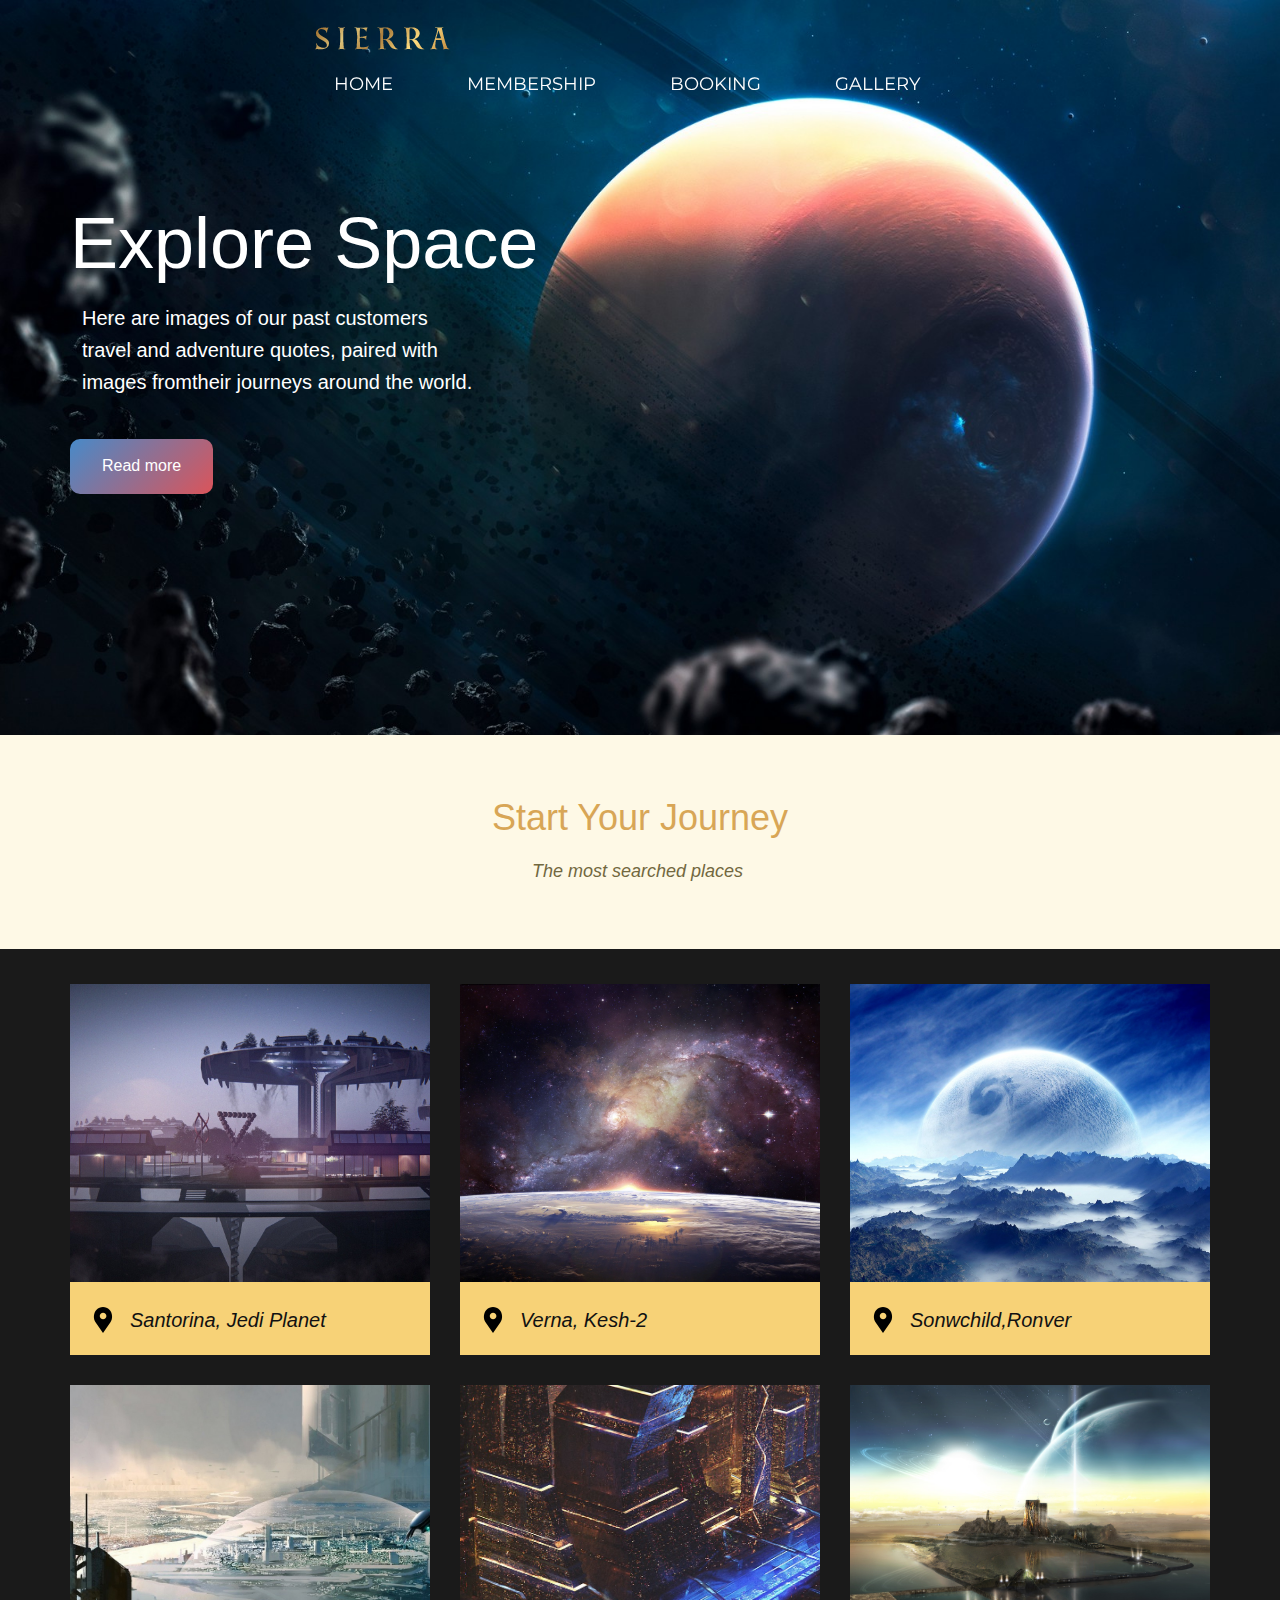
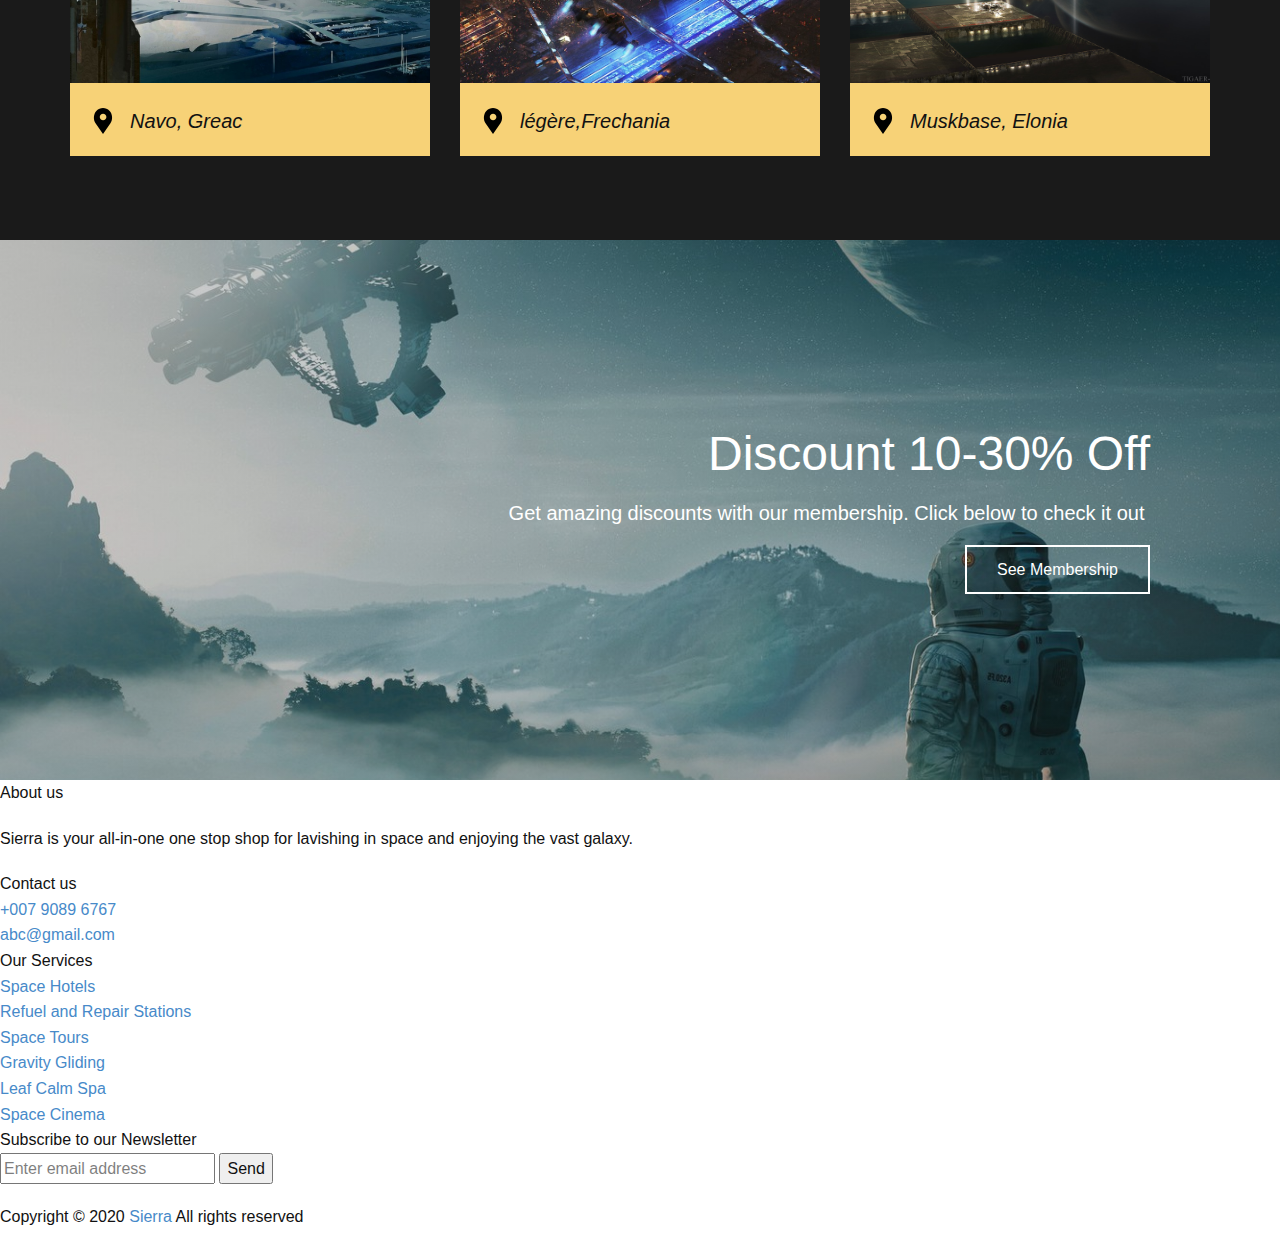
<file: Gallery.html>
<!DOCTYPE html>
<html style="font-size: 16px;">
  <head>
    <meta name="viewport" content="width=device-width, initial-scale=1.0">
    <meta charset="utf-8">
    <meta name="keywords" content="Travel, Start Your Jorney, Discount 10-30% Off, Why Choose Us,Sierra">
    <meta name="description" content="">
    <meta name="page_type" content="np-template-header-footer-from-plugin">
    <title>Gallery</title>
    <link rel="stylesheet" href="nicepage.css" media="screen">
<link rel="stylesheet" href="Gallery.css" media="screen">
    <script class="u-script" type="text/javascript" src="jquery.js" defer=""></script>
    <script class="u-script" type="text/javascript" src="nicepage.js" defer=""></script>
    <script class="u-script" type="text/javascript" src="Gallery.js" defer=""></script>

    <meta name="generator" content="Nicepage 3.22.0, nicepage.com">
    <link id="u-theme-google-font" rel="stylesheet" href="https://fonts.googleapis.com/css?family=Montserrat:100,100i,200,200i,300,300i,400,400i,500,500i,600,600i,700,700i,800,800i,900,900i">
    <link id="u-page-google-font" rel="stylesheet" href="https://fonts.googleapis.com/css?family=Montserrat:100,100i,200,200i,300,300i,400,400i,500,500i,600,600i,700,700i,800,800i,900,900i">
    
    
    
    
    
    
    
    <script type="application/ld+json">{
		"@context": "http://schema.org",
		"@type": "Organization",
		"name": "Sierra "
}</script>
    <meta name="theme-color" content="#478ac9">
    <meta property="og:title" content="Gallery">
    <meta property="og:description" content="">
    <meta property="og:type" content="website">
  </head>
  <body class="u-body u-overlap u-overlap-transparent">
    <header>
        <div class="container flex solid-adder">
        <img class="logo" src="images/Asset 5.png" alt="" data-image-height="1086" data-image-width="523" >
        <nav>
        <ul>
        <li><a href="index.html">Home</a></li>
        <li><a href="Memebership.html">Membership</a></li>
        <li><a href="bookings.html">Booking</a></li>
        <li><a href="Gallery.html">Gallery</a></li>

        </ul>
        </nav>
        </div>
        </header>
    <section class="u-clearfix u-image u-section-1" src="sierra.github.io/images/moonhotel2.png" id="sec-59a1" data-image-width="3840" data-image-height="2400">
      <div class="u-clearfix u-sheet u-sheet-1" >
        <h1 class="u-text u-title u-text-1" style="color: white">Explore Space&nbsp;</h1>
        <p class="u-large-text u-text u-text-body-alt-color u-text-variant u-text-2" >Here are images of our past customers&nbsp; travel and adventure quotes, paired with images fromtheir journeys around the world. </p>
        <a href="Gallery.html#sec-fd6c" data-page-id="94267534" class="u-btn u-btn-round u-button-style u-gradient u-radius-10 u-btn-1">Read more</a>
      </div>
    </section>
    <section class="u-clearfix u-palette-3-light-3 u-section-2" id="sec-fee4">
      <div class="u-clearfix u-sheet u-sheet-1">
        <div class="u-align-center u-container-style u-expanded-width-sm u-group u-group-1">
          <div class="u-container-layout u-valign-middle-md u-valign-middle-sm u-valign-middle-xl u-valign-middle-xs u-container-layout-1">
            <h2 class="u-text u-text-custom-color-3 u-text-1">Start Your Journey</h2>
            <p class="u-text u-text-palette-3-dark-2 u-text-2">The most searched places&nbsp;</p>
          </div>
        </div>
      </div>
    </section>
    <section class="u-clearfix u-grey-90 u-section-3" id="sec-fd6c">
      <div class="u-clearfix u-sheet u-sheet-1">
        <div class="u-clearfix u-expanded-width u-gutter-30 u-layout-wrap u-layout-wrap-1">
          <div class="u-layout">
            <div class="u-layout-col">
              <div class="u-size-30 u-size-60-md">
                <div class="u-layout-row">
                  <div class="u-container-style u-custom-color-2 u-layout-cell u-left-cell u-size-20 u-size-20-md u-layout-cell-1">
                    <div class="u-container-layout">
                      <img class="u-expanded-width u-image u-image-1" src="images/pawel-postek-v4-6-photo.jpg" data-image-width="1920" data-image-height="1080">
                      <p class="u-text u-text-1">Santorina, Jedi Planet&nbsp;</p><span class="u-icon u-icon-circle u-text-black u-icon-1"><svg class="u-svg-link" preserveAspectRatio="xMidYMin slice" viewBox="0 0 54.757 54.757" style="undefined"><use xmlns:xlink="http://www.w3.org/1999/xlink" xlink:href="#svg-6d65"></use></svg><svg xmlns="http://www.w3.org/2000/svg" xmlns:xlink="http://www.w3.org/1999/xlink" version="1.1" id="svg-6d65" x="0px" y="0px" viewBox="0 0 54.757 54.757" style="enable-background:new 0 0 54.757 54.757;" xml:space="preserve" class="u-svg-content"><path d="M40.94,5.617C37.318,1.995,32.502,0,27.38,0c-5.123,0-9.938,1.995-13.56,5.617c-6.703,6.702-7.536,19.312-1.804,26.952  L27.38,54.757L42.721,32.6C48.476,24.929,47.643,12.319,40.94,5.617z M27.557,26c-3.859,0-7-3.141-7-7s3.141-7,7-7s7,3.141,7,7  S31.416,26,27.557,26z"></path><g></g><g></g><g></g><g></g><g></g><g></g><g></g><g></g><g></g><g></g><g></g><g></g><g></g><g></g><g></g></svg></span>
                    </div>
                  </div>
                  <div class="u-container-style u-custom-color-2 u-layout-cell u-size-20 u-size-20-md u-layout-cell-2">
                    <div class="u-container-layout">
                      <img class="u-expanded-width u-image u-image-2" src="images/fbd81573c9a15eae7e2fbbf1be12b50e795c709ee3b82812f383813918ec6bd75eafef8324d3e8edaba01334c5a1d7ffaab6440650ec77b68d54e3_1280.jpg" data-image-width="1280" data-image-height="920">
                      <p class="u-text u-text-2">Verna, Kesh-2</p><span class="u-icon u-icon-circle u-text-black u-icon-2"><svg class="u-svg-link" preserveAspectRatio="xMidYMin slice" viewBox="0 0 54.757 54.757" style="undefined"><use xmlns:xlink="http://www.w3.org/1999/xlink" xlink:href="#svg-30cf"></use></svg><svg xmlns="http://www.w3.org/2000/svg" xmlns:xlink="http://www.w3.org/1999/xlink" version="1.1" id="svg-30cf" x="0px" y="0px" viewBox="0 0 54.757 54.757" style="enable-background:new 0 0 54.757 54.757;" xml:space="preserve" class="u-svg-content"><path d="M40.94,5.617C37.318,1.995,32.502,0,27.38,0c-5.123,0-9.938,1.995-13.56,5.617c-6.703,6.702-7.536,19.312-1.804,26.952  L27.38,54.757L42.721,32.6C48.476,24.929,47.643,12.319,40.94,5.617z M27.557,26c-3.859,0-7-3.141-7-7s3.141-7,7-7s7,3.141,7,7  S31.416,26,27.557,26z"></path><g></g><g></g><g></g><g></g><g></g><g></g><g></g><g></g><g></g><g></g><g></g><g></g><g></g><g></g><g></g></svg></span>
                    </div>
                  </div>
                  <div class="u-container-style u-custom-color-2 u-layout-cell u-right-cell u-size-20 u-size-20-md u-layout-cell-3">
                    <div class="u-container-layout">
                      <img class="u-expanded-width u-image u-image-3" src="images/landscape-planet-sci-fi-sky.jpg" data-image-width="1332" data-image-height="850">
                      <p class="u-text u-text-3">Sonwchild,Ronver</p><span class="u-icon u-icon-circle u-text-black u-icon-3"><svg class="u-svg-link" preserveAspectRatio="xMidYMin slice" viewBox="0 0 54.757 54.757" style="undefined"><use xmlns:xlink="http://www.w3.org/1999/xlink" xlink:href="#svg-6f09"></use></svg><svg xmlns="http://www.w3.org/2000/svg" xmlns:xlink="http://www.w3.org/1999/xlink" version="1.1" id="svg-6f09" x="0px" y="0px" viewBox="0 0 54.757 54.757" style="enable-background:new 0 0 54.757 54.757;" xml:space="preserve" class="u-svg-content"><path d="M40.94,5.617C37.318,1.995,32.502,0,27.38,0c-5.123,0-9.938,1.995-13.56,5.617c-6.703,6.702-7.536,19.312-1.804,26.952  L27.38,54.757L42.721,32.6C48.476,24.929,47.643,12.319,40.94,5.617z M27.557,26c-3.859,0-7-3.141-7-7s3.141-7,7-7s7,3.141,7,7  S31.416,26,27.557,26z"></path><g></g><g></g><g></g><g></g><g></g><g></g><g></g><g></g><g></g><g></g><g></g><g></g><g></g><g></g><g></g></svg></span>
                    </div>
                  </div>
                </div>
              </div>
              <div class="u-size-30 u-size-60-md">
                <div class="u-layout-row">
                  <div class="u-container-style u-custom-color-2 u-layout-cell u-left-cell u-size-20 u-size-20-md u-layout-cell-4">
                    <div class="u-container-layout">
                      <img class="u-expanded-width u-image u-image-4" src="images/science-fiction-cities.jpg" data-image-width="1920" data-image-height="917">
                      <p class="u-text u-text-4">Navo, Greac</p><span class="u-icon u-icon-circle u-text-black u-icon-4"><svg class="u-svg-link" preserveAspectRatio="xMidYMin slice" viewBox="0 0 54.757 54.757" style="undefined"><use xmlns:xlink="http://www.w3.org/1999/xlink" xlink:href="#svg-e0f6"></use></svg><svg xmlns="http://www.w3.org/2000/svg" xmlns:xlink="http://www.w3.org/1999/xlink" version="1.1" id="svg-e0f6" x="0px" y="0px" viewBox="0 0 54.757 54.757" style="enable-background:new 0 0 54.757 54.757;" xml:space="preserve" class="u-svg-content"><path d="M40.94,5.617C37.318,1.995,32.502,0,27.38,0c-5.123,0-9.938,1.995-13.56,5.617c-6.703,6.702-7.536,19.312-1.804,26.952  L27.38,54.757L42.721,32.6C48.476,24.929,47.643,12.319,40.94,5.617z M27.557,26c-3.859,0-7-3.141-7-7s3.141-7,7-7s7,3.141,7,7  S31.416,26,27.557,26z"></path><g></g><g></g><g></g><g></g><g></g><g></g><g></g><g></g><g></g><g></g><g></g><g></g><g></g><g></g><g></g></svg></span>
                    </div>
                  </div>
                  <div class="u-container-style u-custom-color-2 u-layout-cell u-size-20 u-size-20-md u-layout-cell-5">
                    <div class="u-container-layout">
                      <img class="u-expanded-width u-image u-image-5" src="images/cityoflights.jpg" data-image-width="3840" data-image-height="1600">
                      <p class="u-text u-text-5">légère,Frechania&nbsp;</p><span class="u-icon u-icon-circle u-text-black u-icon-5"><svg class="u-svg-link" preserveAspectRatio="xMidYMin slice" viewBox="0 0 54.757 54.757" style="undefined"><use xmlns:xlink="http://www.w3.org/1999/xlink" xlink:href="#svg-7e12"></use></svg><svg xmlns="http://www.w3.org/2000/svg" xmlns:xlink="http://www.w3.org/1999/xlink" version="1.1" id="svg-7e12" x="0px" y="0px" viewBox="0 0 54.757 54.757" style="enable-background:new 0 0 54.757 54.757;" xml:space="preserve" class="u-svg-content"><path d="M40.94,5.617C37.318,1.995,32.502,0,27.38,0c-5.123,0-9.938,1.995-13.56,5.617c-6.703,6.702-7.536,19.312-1.804,26.952  L27.38,54.757L42.721,32.6C48.476,24.929,47.643,12.319,40.94,5.617z M27.557,26c-3.859,0-7-3.141-7-7s3.141-7,7-7s7,3.141,7,7  S31.416,26,27.557,26z"></path><g></g><g></g><g></g><g></g><g></g><g></g><g></g><g></g><g></g><g></g><g></g><g></g><g></g><g></g><g></g></svg></span>
                    </div>
                  </div>
                  <div class="u-container-style u-custom-color-2 u-layout-cell u-right-cell u-size-20 u-size-20-md u-layout-cell-6">
                    <div class="u-container-layout">
                      <img class="u-expanded-width u-image u-image-6" src="images/artificial_by_tigaer_db7pkx.jpg" data-image-width="1152" data-image-height="768">
                      <p class="u-text u-text-6">Muskbase, Elonia</p><span class="u-icon u-icon-circle u-text-black u-icon-6"><svg class="u-svg-link" preserveAspectRatio="xMidYMin slice" viewBox="0 0 54.757 54.757" style="undefined"><use xmlns:xlink="http://www.w3.org/1999/xlink" xlink:href="#svg-c3d2"></use></svg><svg xmlns="http://www.w3.org/2000/svg" xmlns:xlink="http://www.w3.org/1999/xlink" version="1.1" id="svg-c3d2" x="0px" y="0px" viewBox="0 0 54.757 54.757" style="enable-background:new 0 0 54.757 54.757;" xml:space="preserve" class="u-svg-content"><path d="M40.94,5.617C37.318,1.995,32.502,0,27.38,0c-5.123,0-9.938,1.995-13.56,5.617c-6.703,6.702-7.536,19.312-1.804,26.952  L27.38,54.757L42.721,32.6C48.476,24.929,47.643,12.319,40.94,5.617z M27.557,26c-3.859,0-7-3.141-7-7s3.141-7,7-7s7,3.141,7,7  S31.416,26,27.557,26z"></path><g></g><g></g><g></g><g></g><g></g><g></g><g></g><g></g><g></g><g></g><g></g><g></g><g></g><g></g><g></g></svg></span>
                    </div>
                  </div>
                </div>
              </div>
            </div>
          </div>
        </div>
      </div>
    </section>
  <section class="u-clearfix u-image u-shading u-section-4" src="" id="sec-9c61" data-image-width="1332" data-image-height="850">
      <div class="u-clearfix u-sheet u-sheet-1">
        <div class="u-align-right u-container-style u-expanded-width-md u-expanded-width-sm u-expanded-width-xs u-group u-group-1">
          <div class="u-container-layout u-valign-middle-md u-container-layout-1">
            <h2 class="u-custom-font u-expanded-width-xs u-heading-font u-text u-text-1">Discount 10-30% Off</h2>
            <h5 class="u-text u-text-2">Get amazing discounts with our membership. Click below to check it out&nbsp;</h5>
            <a href="Memebership.html" data-page-id="83872049" class="u-border-2 u-border-white u-btn u-button-style u-btn-1">See Membership</a>
          </div>
        </div>
      </div>
    </section>
   
    
    
    <footer>
      <div class="content">
        <div class="left box">
          <div class="upper">
            <div class="topic">About us</div>
            <p>Sierra is your all-in-one one stop shop for lavishing in space and enjoying the vast galaxy.</p>
          </div>
          <div class="lower">
            <div class="topic">Contact us</div>
            <div class="phone">
              <a href="#"><i class="fas fa-phone-volume"></i>+007 9089 6767</a>
            </div>
            <div class="email">
              <a href="#"><i class="fas fa-envelope"></i>abc@gmail.com</a>
            </div>
          </div>
        </div>
        <div class="middle box">
          <div class="topic">Our Services</div>
          <div><a href="#">Space Hotels</a></div>
          <div><a href="#">Refuel and Repair Stations</a></div>
          <div><a href="#">Space Tours</a></div>
          <div><a href="#">Gravity Gliding</a></div>
          <div><a href="#">Leaf Calm Spa</a></div>
          <div><a href="#">Space Cinema</a></div>
        </div>
        <div class="right box">
          <div class="topic">Subscribe to our Newsletter</div>
          <form action="#">
            <input type="text" placeholder="Enter email address">
            <input type="submit" name="" value="Send">
            <div class="media-icons">
              <a href="#"><i class="fab fa-facebook-f"></i></a>
              <a href="#"><i class="fab fa-instagram"></i></a>
              <a href="#"><i class="fab fa-twitter"></i></a>
              <a href="#"><i class="fab fa-youtube"></i></a>
              <a href="#"><i class="fab fa-linkedin-in"></i></a>
            </div>
          </form>
        </div>
      </div>
      <div class="bottom">
        <p>Copyright © 2020 <a href="#">Sierra</a> All rights reserved</p>
      </div>
    </footer>
  </body>
</html>
</file>
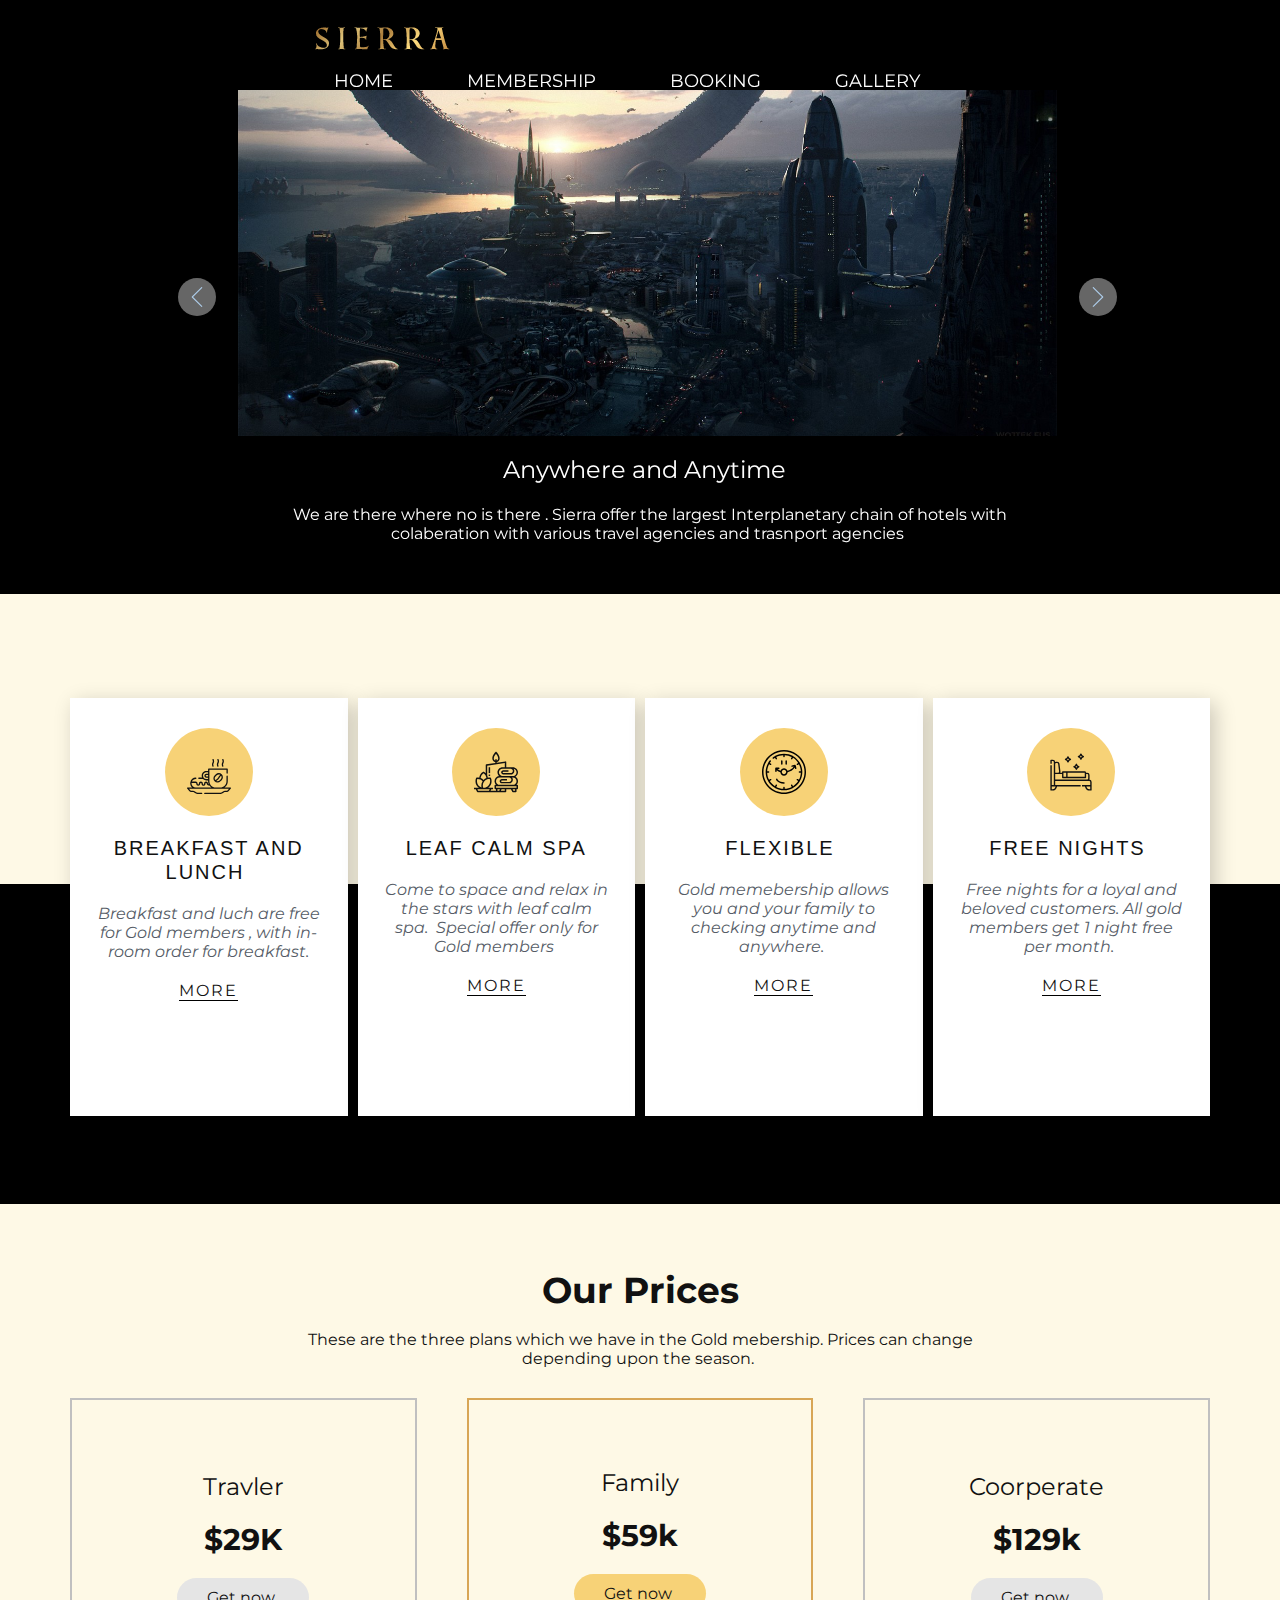
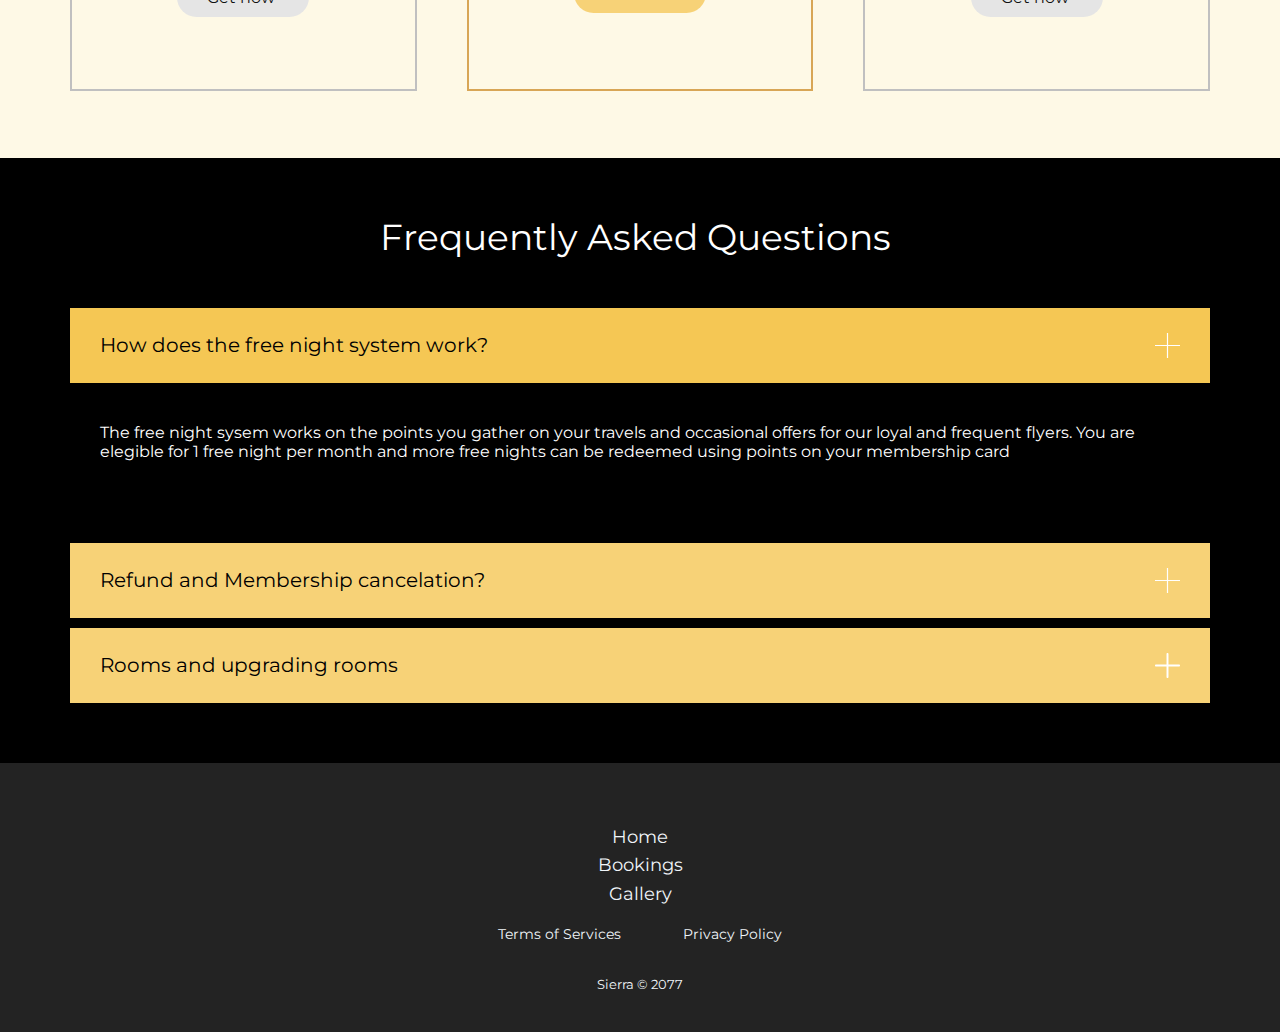
<file: Memebership.html>
<!DOCTYPE html>
<html style="font-size: 16px;">
  <head>
    <meta name="viewport" content="width=device-width, initial-scale=1.0">
    <meta charset="utf-8">
    <meta name="keywords" content="Welcome Message, Modeling​School, Fashion Trends, comfort, About Our Team, follow us">
    <meta name="description" content="">
    <meta name="page_type" content="np-template-header-footer-from-plugin">
    <title>Memebership</title>
    <link rel="stylesheet" href="nicepage.css" media="screen">
<link rel="stylesheet" href="Memebership.css" media="screen">
    <script class="u-script" type="text/javascript" src="jquery.js" defer=""></script>
    <script class="u-script" type="text/javascript" src="nicepage.js" defer=""></script>
    <script class="u-script" type="text/javascript" src="Gallery.js" defer=""></script>

    <meta name="generator" content="Nicepage 3.22.0, nicepage.com">
    <link id="u-theme-google-font" rel="stylesheet" href="https://fonts.googleapis.com/css?family=Montserrat:100,100i,200,200i,300,300i,400,400i,500,500i,600,600i,700,700i,800,800i,900,900i">
    <link id="u-page-google-font" rel="stylesheet" href="https://fonts.googleapis.com/css?family=Montserrat:100,100i,200,200i,300,300i,400,400i,500,500i,600,600i,700,700i,800,800i,900,900i">
    
    
    
    
    
    <script type="application/ld+json">{
		"@context": "http://schema.org",
		"@type": "Organization",
		"name": "Sierra "
}</script>
    <meta name="theme-color" content="#478ac9">
    <meta property="og:title" content="Memebership">
    <meta property="og:description" content="">
    <meta property="og:type" content="website">
        <header>
            <div class="container flex solid-adder">
            <img class="logo" src="images/Asset 5.png" alt="" data-image-height="1086" data-image-width="523" >
            <nav>
            <ul>
            <li><a href="index.html">Home</a></li>
            <li><a href="Memebership.html">Membership</a></li>
            <li><a href="bookings.html">Booking</a></li>
            <li><a href="Gallery.html">Gallery</a></li>

            </ul>
            </nav>
            </div>
            </header>
     
 



    <section class="u-align-center u-black u-clearfix u-section-1" id="sec-8958">
      <div class="u-clearfix u-sheet u-sheet-1">
        <div id="carousel-bd35" data-interval="5000" data-u-ride="carousel" class="pointer-event u-carousel u-expanded-width-xs u-slider u-slider-1">
          <ol class="u-absolute-hcenter u-carousel-indicators u-hidden u-carousel-indicators-1">
            <li data-u-target="#carousel-bd35" class="u-active u-grey-30" data-u-slide-to="0"></li>
            <li data-u-target="#carousel-bd35" class="u-grey-30" data-u-slide-to="1"></li>
          </ol>

          <div class="u-carousel-inner" role="listbox">
            <div class="u-active u-align-center u-carousel-item u-container-style u-slide">
              <div class="u-container-layout u-container-layout-1">
                <img alt="" class="u-expanded-width u-image u-image-default u-image-1" data-image-width="1600" data-image-height="805" src="images/City1.jpg">
                <h4 class="u-text u-text-default u-text-1">Anywhere and Anytime&nbsp;</h4>
                <p class="u-text u-text-2">&nbsp;We are there where no is there . Sierra offer the largest Interplanetary chain of hotels with colaberation with various travel agencies and trasnport agencies</p>
              </div>
            </div>

            <div class="u-align-center u-carousel-item u-container-style u-slide">
              <div class="u-container-layout u-container-layout-2">
                <img alt="" class="u-expanded-width u-image u-image-default u-image-2" data-image-width="1600" data-image-height="805" src="images/Planetimage.jpg">
                <h4 class="u-align-center u-text u-text-3">Planetary and Inter-Planetary&nbsp;</h4>
                <p class="u-text u-text-4">All hotels and resorts come under this gold membership whetther they are planetary or inter-planetary we have them . Create trips and adventures with Sierra.&nbsp;</p>
              </div>
            </div>
       </div>

          <a class="u-absolute-vcenter u-carousel-control u-carousel-control-prev u-grey-60 u-icon-circle u-spacing-9 u-carousel-control-1" href="#carousel-bd35" role="button" data-u-slide="prev">
            <span aria-hidden="true">
              <svg viewBox="0 0 477.175 477.175"><path d="M145.188,238.575l215.5-215.5c5.3-5.3,5.3-13.8,0-19.1s-13.8-5.3-19.1,0l-225.1,225.1c-5.3,5.3-5.3,13.8,0,19.1l225.1,225
                    c2.6,2.6,6.1,4,9.5,4s6.9-1.3,9.5-4c5.3-5.3,5.3-13.8,0-19.1L145.188,238.575z"></path></svg>
            </span>
            <span class="sr-only">+Previous</span>
          </a>
          <a class="u-absolute-vcenter u-carousel-control u-carousel-control-next u-grey-60 u-icon-circle u-spacing-9 u-carousel-control-2" href="#carousel-bd35" role="button" data-u-slide="next">
            <span aria-hidden="true">
              <svg viewBox="0 0 477.175 477.175"><path d="M360.731,229.075l-225.1-225.1c-5.3-5.3-13.8-5.3-19.1,0s-5.3,13.8,0,19.1l215.5,215.5l-215.5,215.5
                    c-5.3,5.3-5.3,13.8,0,19.1c2.6,2.6,6.1,4,9.5,4c3.4,0,6.9-1.3,9.5-4l225.1-225.1C365.931,242.875,365.931,234.275,360.731,229.075z"></path></svg>
            </span>
            <span class="sr-only">+Next</span>
          </a>
        </div>
      </div>
    </section>


    <section class="u-align-center u-black u-clearfix u-section-2" id="carousel_b7db">
      <div class="u-expanded-width u-palette-3-light-3 u-shape u-shape-rectangle u-shape-1"></div>
      <div class="u-list u-list-1">
        <div class="u-repeater u-repeater-1">
          <div class="u-align-center u-container-style u-list-item u-repeater-item u-white u-list-item-1">
            <div class="u-container-layout u-similar-container u-valign-top u-container-layout-1"><span class="u-align-left u-custom-color-2 u-icon u-icon-circle u-spacing-22 u-icon-1"><svg class="u-svg-link" preserveAspectRatio="xMidYMin slice" viewBox="0 -52 512.00031 512" style=""><use xmlns:xlink="http://www.w3.org/1999/xlink" xlink:href="#svg-1a40"></use></svg><svg class="u-svg-content" viewBox="0 -52 512.00031 512" id="svg-1a40"><path d="m369.683594 164.800781c-12.8125 0-24.859375 4.988281-33.917969 14.050781l-14.285156 14.28125c-18.703125 18.703126-18.703125 49.132813 0 67.835938 9.0625 9.0625 21.105469 14.050781 33.921875 14.050781 12.8125 0 24.855468-4.988281 33.917968-14.050781l14.28125-14.28125c9.058594-9.058594 14.050782-21.105469 14.050782-33.917969s-4.992188-24.859375-14.050782-33.917969c-9.0625-9.0625-21.105468-14.050781-33.917968-14.050781-.003906 0 0 0 0 0zm23.207031 71.175781-14.28125 14.28125c-6.199219 6.199219-14.441406 9.613282-23.210937 9.613282-5.285157 0-10.382813-1.242188-14.957032-3.585938l8.414063-5.046875c12.738281-7.644531 22.988281-18.710937 29.632812-32 3.023438-6.054687 6.984375-11.546875 11.769531-16.335937l7.371094-7.367188c3.175782 5.128906 4.875 11.050782 4.875 17.234375 0 8.765625-3.414062 17.007813-9.613281 23.207031zm-13.34375-43.785156c-5.9375 5.941406-10.855469 12.761719-14.609375 20.273438-5.355469 10.707031-13.613281 19.625-23.878906 25.785156l-12.597656 7.554688c-8.914063-12.789063-7.667969-30.558594 3.730468-41.960938l14.285156-14.28125c6.199219-6.199219 14.4375-9.613281 23.207032-9.613281 6.183594 0 12.105468 1.699219 17.234375 4.875zm0 0"></path><path d="m511.285156 336.914062c-1.246094-2.664062-3.917968-4.363281-6.859375-4.363281h-68.65625c4.597657-3.121093 8.9375-6.6875 12.953125-10.699219 16.710938-16.695312 25.914063-38.894531 25.914063-62.515624v-59.25c0-4.183594-3.390625-7.574219-7.574219-7.574219s-7.574219 3.390625-7.574219 7.574219v59.25c0 19.570312-7.625 37.964843-21.46875 51.796874-13.828125 13.816407-32.199219 21.417969-51.742187 21.417969-.023438 0-.050782 0-.074219 0-17.175781-.015625-35.773437-.035156-52.945313-.039062-40.09375-.019531-72.710937-32.863281-72.710937-73.214844v-133.808594h198.941406v39.25c0 4.183594 3.390625 7.574219 7.574219 7.574219s7.574219-3.390625 7.574219-7.574219v-46.824219c0-4.183593-3.390625-7.574218-7.574219-7.574218h-214.09375c-4.179688 0-7.570312 3.390625-7.570312 7.574218v22.722657h-19.695313c-30.066406 0-54.53125 24.460937-54.53125 54.53125 0 7.925781 1.714844 15.457031 4.769531 22.257812h-38.09375c-4.183594 0-7.574218 3.390625-7.574218 7.574219s3.390624 7.574219 7.574218 7.574219h48.230469c9.949219 10.53125 24.027344 17.125 39.625 17.125h19.691406v9.59375c0 11.808593 2.273438 23.253906 6.613281 33.832031h-1.058593c-3.617188 0-6.5625-2.945312-6.5625-6.566406 0-12.527344-10.195313-22.71875-22.722657-22.71875-12.53125 0-22.722656 10.191406-22.722656 22.71875v4.546875c0 3.898437-3.171875 7.066406-7.070312 7.066406-3.898438 0-7.066406-3.167969-7.066406-7.066406v-4.039063c0-12.808594-10.421876-23.226562-23.226563-23.226562-12.808594 0-23.230469 10.417968-23.230469 23.226562v2.523438c0 4.175781-3.394531 7.574218-7.570312 7.574218-4.179688 0-7.574219-3.398437-7.574219-7.574218v-3.03125c0-12.527344-10.195313-22.71875-22.722656-22.71875h-44.316407c7.425782-18.3125 25.390626-31.265625 46.335938-31.265625 4.183594 0 7.574219-3.390625 7.574219-7.574219s-3.390625-7.574219-7.574219-7.574219c-31.554688 0-57.9375 22.558594-63.875 52.394531-.019531.085938-.03125.171876-.046875.257813-.789063 4.042969-1.214844 8.214844-1.214844 12.484375 0 20.0625 9.125 38.027344 23.433594 49.988281h-53.222656c-2.941407 0-5.613281 1.699219-6.859375 4.363281-1.246094 2.660157-.839844 5.804688 1.042968 8.0625l24.246094 29.0625c5.285156 6.335938 13.046875 9.972657 21.296875 9.984376l23.890625.023437c2.847656 0 5.640625.980469 7.867188 2.757813l13.714844 10.957031c8.46875 6.761719 19.101562 10.488281 29.9375 10.488281h48.460937c4.183594 0 7.574219-3.390625 7.574219-7.574219 0-4.183593-3.390625-7.574219-7.574219-7.574219h-48.460937c-7.414063 0-14.691407-2.550781-20.484376-7.175781l-13.714843-10.957031c-4.894531-3.910156-11.039063-6.066406-17.304688-6.070312l-23.890625-.027344c-3.75-.003906-7.277344-1.65625-9.679687-4.535156l-13.878907-16.640626h362.429688.089844 101.964844l-13.882813 16.640626c-2.398437 2.878906-5.929687 4.535156-9.679687 4.535156l-23.886719.027344c-6.265625.003906-12.410157 2.160156-17.304688 6.070312l-13.71875 10.957031c-5.792969 4.625-13.066406 7.175781-20.480469 7.175781h-182.769531c-4.183593 0-7.574219 3.390626-7.574219 7.574219 0 4.183594 3.390626 7.574219 7.574219 7.574219h182.769531c10.835938 0 21.46875-3.722656 29.933594-10.488281l13.71875-10.957031c2.226563-1.777344 5.019532-2.753907 7.867188-2.757813l23.886718-.023437c8.25-.007813 16.015626-3.648438 21.296876-9.980469l24.25-29.066407c1.882812-2.257812 2.289062-5.402343 1.042968-8.0625zm-265.886718-133.667968h-19.707032c-4.449218 0-8.066406-3.617188-8.066406-8.066406 0-4.445313 3.617188-8.066407 8.066406-8.070313l19.703125-.015625v16.152344zm-19.695313 31.308594c-21.714844 0-39.382813-17.667969-39.382813-39.386719 0-21.714844 17.667969-39.386719 39.382813-39.386719h19.695313v16.164062l-19.714844.019532c-12.796875.003906-23.207032 10.417968-23.207032 23.214844 0 12.800781 10.414063 23.214843 23.214844 23.214843h19.707032v16.15625h-19.695313zm-173.191406 48.007812c0-1.203125.058593-2.394531.144531-3.574219h47.824219c4.179687 0 7.574219 3.394531 7.574219 7.574219v3.027344c0 12.53125 10.195312 22.722656 22.722656 22.722656s22.722656-10.191406 22.722656-22.722656v-2.523438c0-4.453125 3.625-8.078125 8.078125-8.078125 4.457031 0 8.078125 3.625 8.078125 8.078125v4.039063c0 12.25 9.96875 22.21875 22.21875 22.21875s22.214844-9.96875 22.214844-22.21875v-4.542969c0-4.179688 3.398437-7.574219 7.574218-7.574219 4.179688 0 7.574219 3.394531 7.574219 7.574219 0 11.972656 9.742188 21.710938 21.714844 21.710938h9.082031c3.175782 4.792968 6.84375 9.300781 10.972656 13.46875 4.023438 4.054687 8.378907 7.660156 12.996094 10.808593h-181.503906c-27.5625 0-49.988281-22.425781-49.988281-49.988281zm0 0"></path><path d="m296.265625 42.425781c-7.363281 13.988281-7.363281 30.691407 0 44.679688 1.351563 2.578125 3.984375 4.046875 6.707031 4.046875 1.1875 0 2.394532-.277344 3.519532-.871094 3.703124-1.949219 5.125-6.527344 3.175781-10.230469-5.035157-9.570312-5.035157-21 0-30.570312l.394531-.75c7.363281-13.988281 7.363281-30.691407 0-44.679688-1.949219-3.703125-6.53125-5.125-10.230469-3.175781-3.703125 1.949219-5.125 6.527344-3.175781 10.230469 5.039062 9.570312 5.039062 21 0 30.570312zm0 0"></path><path d="m409.972656 42.425781c-7.363281 13.988281-7.363281 30.691407 0 44.679688 1.355469 2.578125 3.984375 4.046875 6.707032 4.046875 1.1875 0 2.394531-.277344 3.519531-.871094 3.703125-1.949219 5.125-6.527344 3.175781-10.230469-5.035156-9.570312-5.035156-21 .003906-30.574219l.390625-.746093c7.363281-13.988281 7.363281-30.691407 0-44.679688-1.949219-3.703125-6.53125-5.125-10.230469-3.175781-3.703124 1.945312-5.125 6.527344-3.175781 10.230469 5.039063 9.570312 5.039063 21 0 30.574219zm0 0"></path><path d="m353.117188 42.425781c-7.363282 13.988281-7.363282 30.691407 0 44.679688 1.355468 2.578125 3.984374 4.046875 6.707031 4.046875 1.191406 0 2.398437-.277344 3.523437-.871094 3.703125-1.949219 5.121094-6.527344 3.175782-10.230469-5.039063-9.570312-5.039063-21 0-30.570312l.390624-.75c7.363282-13.988281 7.363282-30.691407 0-44.679688-1.945312-3.703125-6.527343-5.125-10.230468-3.175781-3.699219 1.949219-5.121094 6.527344-3.171875 10.230469 5.035156 9.570312 5.035156 21 0 30.570312zm0 0"></path></svg></span>
              <h5 class="u-custom-font u-text u-text-default u-text-font u-text-1"> Breakfast and lUnch&nbsp;</h5>
              <p class="u-text u-text-palette-5-dark-2 u-text-2">Breakfast and luch are free for Gold members , with in-room order for breakfast.</p>
              <a  class="u-active-none u-align-center u-border-1 u-border-active-grey-60 u-border-black u-border-hover-grey-60 u-btn u-button-style u-hover-none u-none u-text-body-color u-btn-1">more</a>
            </div>
          </div>
          <div class="u-align-center u-container-style u-list-item u-repeater-item u-white u-list-item-2">
            <div class="u-container-layout u-similar-container u-valign-top u-container-layout-2"><span class="u-align-left u-custom-color-2 u-icon u-icon-circle u-spacing-22 u-icon-2"><svg class="u-svg-link" preserveAspectRatio="xMidYMin slice" viewBox="0 0 480.006 480.006" style=""><use xmlns:xlink="http://www.w3.org/1999/xlink" xlink:href="#svg-637d"></use></svg><svg class="u-svg-content" viewBox="0 0 480.006 480.006" x="0px" y="0px" id="svg-637d" style="enable-background:new 0 0 480.006 480.006;"><g><g><path d="M472,380.002h-8.888c22.098-21.505,22.579-56.853,1.074-78.951c-3.412-3.506-7.27-6.548-11.474-9.049    c16.9-10.092,27.26-28.316,27.288-48c-0.04-30.911-25.089-55.96-56-56h-72v-56c-0.002-4.418-3.585-7.999-8.003-7.997    c-0.406,0-0.812,0.031-1.213,0.093L248,138.674v-7.472c18.611-3.827,31.976-20.199,32-39.2c0-34.912-32.936-68.256-34.344-69.656    c-3.124-3.123-8.188-3.123-11.312,0C232.936,23.746,200,57.09,200,92.002c0.024,19.001,13.389,35.373,32,39.2v9.944l-97.216,14.96    c-3.899,0.6-6.779,3.951-6.784,7.896v89.128c-5.843-6.302-12.582-11.71-20-16.048c-2.475-1.429-5.525-1.429-8,0    c-23.624,13.727-39.572,37.608-43.2,64.688c-5.529-1.134-11.156-1.726-16.8-1.768c-3.531,0.016-7.057,0.245-10.56,0.688    c-2.838,0.342-5.277,2.172-6.4,4.8c-16.302,38.24-3.597,82.671,30.456,106.512H0v16h19.056l13.784,27.576    c1.355,2.712,4.128,4.425,7.16,4.424h304c4.418,0,8-3.582,8-8v-24h51.056l13.784,27.576c1.355,2.712,4.128,4.425,7.16,4.424h32    c4.418,0,8-3.582,8-8v-24h8c4.418,0,8-3.582,8-8v-32C480,383.584,476.418,380.002,472,380.002z M464,340.002    c-0.026,22.08-17.92,39.974-40,40H280c-22.091,0-40-17.909-40-40c0-22.091,17.909-40,40-40h104c13.255,0,24,10.745,24,24    s-10.745,24-24,24h-80c-4.418,0-8-3.582-8-8s3.582-8,8-8h56v-16h-56c-13.255,0-24,10.745-24,24s10.745,24,24,24h80    c22.08-0.026,39.974-17.92,40-40c-0.029-8.684-2.914-17.117-8.208-24H424C446.08,300.028,463.974,317.922,464,340.002z     M400,204.002c13.255,0,24,10.745,24,24s-10.745,24-24,24h-80c-4.418,0-8-3.582-8-8s3.582-8,8-8h56v-16h-56    c-13.255,0-24,10.745-24,24s10.745,24,24,24h80c22.08-0.026,39.974-17.92,40-40c-0.008-8.252-2.592-16.295-7.392-23.008    c21.544,4.888,35.047,26.315,30.159,47.859c-4.113,18.131-20.176,31.037-38.767,31.149h-40h-72c-22.091,0-40-17.909-40-40    c0-22.091,17.909-40,40-40H400z M216,92.002c0-20.456,15.4-41.728,24-52c8.608,10.264,24,31.496,24,52    c-0.042,10.134-6.445,19.15-16,22.528v-14.528h-16v14.528C222.445,111.152,216.042,102.136,216,92.002z M104,253.426    c17.873,12.029,29.446,31.408,31.56,52.848c-11.932,4.765-22.678,12.08-31.488,21.432c-8.874-9.316-19.671-16.586-31.64-21.304    C74.509,284.913,86.089,265.48,104,253.426z M144.13,320.072c7.67-2.694,15.74-4.07,23.87-4.07c1.256,0,2.568,0.048,3.936,0.136    c13.18,37.517-6.549,78.614-44.066,91.794c-7.67,2.694-15.741,4.07-23.87,4.07c-1.256,0-2.568-0.048-3.936-0.136    C86.884,374.349,106.613,333.252,144.13,320.072z M32,340.002c-0.01-8.128,1.364-16.198,4.064-23.864    c1.368-0.088,2.68-0.136,3.936-0.136c20.716-0.062,40.433,8.894,54.016,24.536c-13.119,20.164-17.263,44.875-11.44,68.216    C52.487,399.376,31.994,371.519,32,340.002z M163.056,444.002H44.944l-8-16h134.112L163.056,444.002z M240,444.002h-59.056l8-16    H208v-16h-53.56c34.091-23.808,46.828-68.253,30.52-106.504c-1.123-2.628-3.562-4.458-6.4-4.8    c-9.103-1.17-18.337-0.846-27.336,0.96c-1.248-8.898-3.857-17.551-7.736-25.656H144V170.866l192-29.536v46.672h-24    c-30.888-0.041-55.961,24.966-56.002,55.854c-0.02,15.334,6.256,30.004,17.362,40.578c-30.667,3.618-52.593,31.412-48.975,62.079    c1.501,12.724,7.327,24.547,16.503,33.489H232c-4.418,0-8,3.582-8,8v32c0,4.418,3.582,8,8,8h8V444.002z M275.056,444.002H256v-16    h27.056L275.056,444.002z M336,444.002h-43.056l8-16H336V444.002z M448,444.002h-19.056l-8-16H448V444.002z M464,412.002H240v-16    h224V412.002z"></path>
</g>
</g><g><g><rect x="160" y="188.002" width="16" height="64"></rect>
</g>
</g><g><g><rect x="160" y="268.002" width="16" height="16"></rect>
</g>
</g></svg></span>
              <h5 class="u-custom-font u-text u-text-default u-text-font u-text-3">Leaf calm Spa</h5>
              <p class="u-text u-text-palette-5-dark-2 u-text-4">Come to space and relax in the stars with leaf calm spa.&nbsp; Special offer only for Gold members&nbsp;</p>
              <a class="u-active-none u-align-center u-border-1 u-border-active-grey-60 u-border-black u-border-hover-grey-60 u-btn u-button-style u-hover-none u-none u-text-body-color u-btn-2">more</a>
            </div>
          </div>
          <div class="u-align-center u-container-style u-list-item u-repeater-item u-white u-list-item-3">
            <div class="u-container-layout u-similar-container u-valign-top u-container-layout-3"><span class="u-align-left u-custom-color-2 u-icon u-icon-circle u-spacing-22 u-icon-3"><svg class="u-svg-link" preserveAspectRatio="xMidYMin slice" viewBox="0 0 60 60" style=""><use xmlns:xlink="http://www.w3.org/1999/xlink" xlink:href="#svg-d4c0"></use></svg><svg class="u-svg-content" viewBox="0 0 60 60" id="svg-d4c0"><g id="Page-1" fill="none" fill-rule="evenodd"><g id="003---Schedule" fill="currentColor" fill-rule="nonzero"><path id="Shape" d="m30 0c-16.5685425 0-30 13.4314575-30 30s13.4314575 30 30 30 30-13.4314575 30-30c-.018737-16.5607751-13.4392249-29.98126296-30-30zm0 58c-15.463973 0-28-12.536027-28-28s12.536027-28 28-28 28 12.536027 28 28c-.0176345 15.4566626-12.5433374 27.9823655-28 28z"></path><path id="Shape" d="m24 25c0-.5522847-.4477153-1-1-1h-4c-.5441799.0190933-.9809067.4558201-1 1v4c0 .5522847.4477153 1 1 1s1-.4477153 1-1v-1.408c1.4662459 1.2482943 3.1806619 2.171284 5.03 2.708.146671 2.6318238 2.3198683 4.6928822 4.9557661 4.7000442 2.6358978.0071621 4.8202633-2.0420563 4.9812339-4.6730442 3.421-.843 7.4-2.633 9.739-6.378l.324 1.295c.1118468.444534.5116114.756103.97.756.0822727.0003241.1642562-.0097558.244-.03.5357071-.1342174.8611901-.677286.727-1.213l-1-4c-.1398441-.5315081-.6783365-.8542484-1.213-.727l-4 1c-.348821.0847423-.6254598.3499483-.7248402.6948844-.0993804.344936-.0062538.7166761.2440075.9740215.2502612.2573454.6192576.3608098.9668327.2710941l2.025-.506c-1.916 3.421-5.476 5.065-8.577 5.862-.6973403-1.9864184-2.57015-3.3183286-4.6754044-3.3250676s-3.9865526 1.3131543-4.6965956 3.2950676c-1.5129348-.4726464-2.9111547-1.2545053-4.106-2.296h1.786c.5522847 0 1-.4477153 1-1zm6 2c1.6568542 0 3 1.3431458 3 3s-1.3431458 3-3 3-3-1.3431458-3-3 1.3431458-3 3-3z"></path><path id="Shape" d="m20.926 39.623c-.2068307-.5122441-.7897559-.7598306-1.302-.5529999-.5122441.2068306-.7598306.7897558-.553 1.3019999.093.228 2.35 5.628 10.929 5.628.5522847 0 1-.4477153 1-1s-.4477153-1-1-1c-7.148 0-8.994-4.186-9.074-4.377z"></path><path id="Shape" d="m28 19v-4c0-.5522847-.4477153-1-1-1s-1 .4477153-1 1v4c0 .5522847.4477153 1 1 1s1-.4477153 1-1z"></path><path id="Shape" d="m34 19v-4c0-.5522847-.4477153-1-1-1s-1 .4477153-1 1v4c0 .5522847.4477153 1 1 1s1-.4477153 1-1z"></path><path id="Shape" d="m51.61 17.454c-2.1887202-3.7527426-5.3112574-6.8752798-9.064-9.064-.017-.012-.027-.03-.046-.041s-.04-.01-.059-.02c-7.6858967-4.43289753-17.1508241-4.43746977-24.841-.012-.0339277.00871156-.0673178.01939641-.1.032-.0302544.02347786-.0589794.0488628-.086.076-.9260248.53735973-1.8168331 1.13323599-2.667 1.784-.4368572.3385506-.5165506.9671428-.178 1.404s.9671428.5165506 1.404.178c.544-.422 1.1-.813 1.678-1.181l.983 1.7c.1773616.3119508.5082732.5049532.8671183.5057421s.6906021-.1907567.8693336-.5019247c.1787314-.3111679.1770325-.694247-.0044519-1.0038174l-.986-1.704c2.976732-1.55806501 6.2627357-2.43456039 9.62-2.566v1.96c0 .55228475.4477153 1 1 1s1-.44771525 1-1v-1.975c3.3570512.14250644 6.6412263 1.02450106 9.618 2.583l-.984 1.705c-.1814844.3095704-.1831833.6926495-.0044519 1.0038174.1787315.311168.5104885.5027136.8693336.5019247s.6897567-.1937913.8671183-.5057421l.983-1.7c2.8289556 1.8089591 5.2310409 4.2110444 7.04 7.04l-1.7.983c-.3119508.1773616-.5049532.5082732-.5057421.8671183s.1907567.6906021.5019247.8693336c.3111679.1787314.694247.1770325 1.0038174-.0044519l1.705-.984c1.55752 2.97633 2.4388211 6.2597828 2.581 9.616h-1.975c-.5522847 0-1 .4477153-1 1s.4477153 1 1 1h1.975c-.1425064 3.3570512-1.0245011 6.6412263-2.583 9.618l-1.705-.984c-.3095704-.1814844-.6926495-.1831833-1.0038174-.0044519-.311168.1787315-.5027136.5104885-.5019247.8693336s.1937913.6897567.5057421.8671183l1.7.983c-1.8089591 2.8289556-4.2110444 5.2310409-7.04 7.04l-.983-1.7c-.1773616-.3119508-.5082732-.5049532-.8671183-.5057421s-.6906021.1907567-.8693336.5019247c-.1787314.3111679-.1770325.694247.0044519 1.0038174l.984 1.705c-2.97633 1.55752-6.2597828 2.4388211-9.616 2.581v-1.975c0-.5522847-.4477153-1-1-1s-1 .4477153-1 1v1.975c-3.3570512-.1425064-6.6412263-1.0245011-9.618-2.583l.984-1.705c.1814844-.3095704.1831833-.6926495.0044519-1.0038174-.1787315-.311168-.5104885-.5027136-.8693336-.5019247s-.6897567.1937913-.8671183.5057421l-.983 1.7c-2.8289556-1.8089591-5.2310409-4.2110444-7.04-7.04l1.7-.983c.3119508-.1773616.5049532-.5082732.5057421-.8671183s-.1907567-.6906021-.5019247-.8693336c-.3111679-.1787314-.694247-.1770325-1.0038174.0044519l-1.7.984c-1.55925805-2.9759262-2.44227207-6.2593998-2.586-9.616h1.975c.55228475 0 1-.4477153 1-1s-.44771525-1-1-1h-1.957c.1493532-3.3528857 1.0302725-6.6325267 2.581-9.609l1.689.975c.3095704.1814844.6926495.1831833 1.0038174.0044519.311168-.1787315.5027136-.5104885.5019247-.8693336s-.1937913-.6897567-.5057421-.8671183l-1.689-.976c.4408417-.7032874.9202404-1.3816565 1.436-2.032.2236483-.2786672.2816406-.6554812.1521319-.9884998-.1295087-.3330187-.426843-.5716485-.78-.626s-.7084836.0838326-.9321319.3624998c-.75798001.9539693-1.4448297 1.9623516-2.055 3.017-.03622663.0335688-.0696697.0700217-.1.109-.01393957.0349845-.02595748.0707044-.036.107-4.42298185 7.6887232-4.41688553 17.1509825.016 24.834.01.019.009.04.02.059s.038.047.055.072c2.1886724 3.7412391 5.3058602 6.8542935 9.05 9.038.017.012.027.03.046.041s.058.022.087.036c7.6858599 4.4172794 17.1401401 4.4172794 24.826 0 .029-.014.059-.02.087-.036s.029-.029.046-.041c3.7441398-2.1837065 6.8613276-5.2967609 9.05-9.038.017-.025.039-.045.055-.072s.01-.04.02-.059c4.4387681-7.700117 4.4387681-17.181883 0-24.882-.01-.019-.009-.04-.02-.059s-.025-.029-.037-.046z"></path>
</g>
</g></svg></span>
              <h5 class="u-custom-font u-text u-text-default u-text-font u-text-5"> Flexible&nbsp;</h5>
              <p class="u-text u-text-palette-5-dark-2 u-text-6">Gold memebership allows you and your family to checking anytime and anywhere.&nbsp;</p>
              <a class="u-active-none u-align-center u-border-1 u-border-active-grey-60 u-border-black u-border-hover-grey-60 u-btn u-button-style u-hover-none u-none u-text-body-color u-btn-3">more</a>
            </div>
          </div>
          <div class="u-align-center u-container-style u-list-item u-repeater-item u-white u-list-item-4">
            <div class="u-container-layout u-similar-container u-valign-top u-container-layout-4"><span class="u-align-left u-custom-color-2 u-icon u-icon-circle u-spacing-22 u-icon-4"><svg class="u-svg-link" preserveAspectRatio="xMidYMin slice" viewBox="0 0 512 512" style=""><use xmlns:xlink="http://www.w3.org/1999/xlink" xlink:href="#svg-5bb2"></use></svg><svg class="u-svg-content" viewBox="0 0 512 512" id="svg-5bb2"><g><path d="M469.282,344.03A27.839,27.839,0,0,0,472,332V292a28.032,28.032,0,0,0-28-28H431.889A18.026,18.026,0,0,0,414,248H160a8,8,0,0,0-8,8v8H130.641a28.016,28.016,0,0,0,2.487-15.473l-11-88A28.044,28.044,0,0,0,94.345,136H84a27.839,27.839,0,0,0-12.03,2.718A28.034,28.034,0,0,0,44,112H24a8,8,0,0,0-8,8v40H32V128H44a12.013,12.013,0,0,1,12,12V408H32V176H16V464a8,8,0,0,0,8,8H43.17a47.938,47.938,0,0,0,45.537-32.821L93.766,424H368V408H72V360H468a12.013,12.013,0,0,1,12,12v36H384v16h34.234l5.059,15.18A47.939,47.939,0,0,0,468.83,472H488a8,8,0,0,0,8-8V372A28.034,28.034,0,0,0,469.282,344.03ZM76.9,424l-3.373,10.119A31.957,31.957,0,0,1,43.17,456H32V424ZM416,266v46H216V264H414A2,2,0,0,1,416,266Zm-248-2h32v48H168ZM84,152H94.345a12.019,12.019,0,0,1,11.906,10.512l11,88A12,12,0,0,1,105.345,264H72V164A12.013,12.013,0,0,1,84,152ZM72,344V280h80v40a8,8,0,0,0,8,8H424a8,8,0,0,0,8-8V280h12a12.013,12.013,0,0,1,12,12v40a12.013,12.013,0,0,1-12,12ZM480,456H468.83a31.957,31.957,0,0,1-30.357-21.88L435.1,424H480Z"></path><path d="M285.85,202.174l16.59,9.074,9.075,16.591a8,8,0,0,0,14.037,0l9.074-16.591,16.591-9.074a8,8,0,0,0,0-14.037l-16.591-9.074-9.074-16.59a8,8,0,0,0-14.037,0l-9.075,16.59-16.59,9.074a8,8,0,0,0,0,14.037Zm26.324-10.2a8,8,0,0,0,3.18-3.18l3.179-5.814,3.18,5.814a8,8,0,0,0,3.18,3.18l5.812,3.178-5.812,3.18a7.989,7.989,0,0,0-3.18,3.18l-3.18,5.813-3.179-5.813a8,8,0,0,0-3.18-3.18l-5.813-3.18Z"></path><path d="M188.161,115.863l16.591,9.074,9.074,16.59a8,8,0,0,0,14.037,0l9.074-16.59,16.59-9.074a8,8,0,0,0,0-14.037l-16.59-9.074-9.074-16.591a8,8,0,0,0-14.037,0l-9.074,16.591-16.591,9.074a8,8,0,0,0,0,14.037Zm26.324-10.2a7.989,7.989,0,0,0,3.18-3.18l3.18-5.812,3.178,5.812a8,8,0,0,0,3.18,3.18l5.813,3.18-5.813,3.178a8,8,0,0,0-3.18,3.18l-3.178,5.813-3.18-5.813a8,8,0,0,0-3.18-3.18l-5.812-3.178Z"></path><path d="M338.473,83.863l16.59,9.074,9.074,16.59a8,8,0,0,0,14.037,0l9.074-16.59,16.591-9.074a8,8,0,0,0,0-14.037l-16.591-9.074-9.074-16.591a8,8,0,0,0-14.037,0l-9.074,16.591-16.59,9.074a8,8,0,0,0,0,14.037Zm26.324-10.2a8,8,0,0,0,3.18-3.18l3.178-5.812,3.18,5.812a7.989,7.989,0,0,0,3.18,3.18l5.812,3.18-5.812,3.178a8,8,0,0,0-3.18,3.18l-3.18,5.813L367.977,83.2a8,8,0,0,0-3.18-3.18l-5.813-3.178Z"></path>
</g></svg></span>
              <h5 class="u-custom-font u-text u-text-default u-text-font u-text-7"> Free nights&nbsp;</h5>
              <p class="u-text u-text-palette-5-dark-2 u-text-8">Free nights for a loyal and beloved customers. All gold members get 1 night free per month.&nbsp;</p>
              <a class="u-active-none u-align-center u-border-1 u-border-active-grey-60 u-border-black u-border-hover-grey-60 u-btn u-button-style u-hover-none u-none u-text-body-color u-btn-4">more</a>
            </div>
          </div>
        </div>
      </div>
    </section>



    <section class="u-align-center u-clearfix u-palette-3-light-3 u-section-3" id="sec-6dae">
      <div class="u-clearfix u-sheet u-valign-middle u-sheet-1">
        <h2 class="u-text u-text-default u-text-1">Our Prices</h2>
        <p class="u-text u-text-2">These are the three plans which we have in the Gold mebership. Prices can change depending upon the season.&nbsp;</p>
        <div class="u-clearfix u-expanded-width u-gutter-50 u-layout-wrap u-layout-wrap-1">
          <div class="u-layout">
            <div class="u-layout-row">
              <div class="u-align-center u-container-style u-layout-cell u-left-cell u-size-20 u-size-20-md u-layout-cell-1">
                <div class="u-border-2 u-border-grey-25 u-container-layout u-valign-middle u-container-layout-1">
                  <h4 class="u-text u-text-3">Travler</h4>
                  <h3 class="u-text u-text-4">$29K</h3>
                  <a href="" class="u-border-none u-btn u-btn-round u-button-style u-grey-10 u-hover-custom-color-1 u-radius-50 u-btn-1">Get now&nbsp;</a>
                </div>
              </div>
              <div class="u-container-style u-layout-cell u-size-20 u-size-20-md u-layout-cell-2">
                <div class="u-border-2 u-border-custom-color-3 u-container-layout u-container-layout-2">
                  <h4 class="u-align-center u-text u-text-5">Family</h4>
                  <h3 class="u-align-center u-text u-text-6">$59k</h3>
                  <a href="" class="u-border-none u-btn u-btn-round u-button-style u-custom-color-2 u-hover-custom-color-1 u-radius-50 u-btn-2">Get now&nbsp;</a>
                </div>
              </div>
              <div class="u-align-center u-container-style u-layout-cell u-right-cell u-size-20 u-size-20-md u-layout-cell-3">
                <div class="u-border-2 u-border-grey-25 u-container-layout u-valign-middle u-container-layout-3">
                  <h4 class="u-text u-text-7">Coorperate</h4>
                  <h3 class="u-text u-text-8">$129k</h3>
                  <a href="" class="u-border-none u-btn u-btn-round u-button-style u-grey-10 u-hover-custom-color-1 u-radius-50 u-btn-3">Get now&nbsp;</a>
                </div>
              </div>
            </div>
          </div>
        </div>
      </div>
    </section>



    <section class="u-align-center u-black u-clearfix u-section-4" id="sec-55ec">
      <div class="u-clearfix u-sheet u-sheet-1">
        <h2 class="u-text u-text-default u-text-1">
          <span style="font-size: 2.25rem;">Frequently Asked Questions</span>&nbsp;
        </h2>
        <div class="u-accordion u-expanded-width u-faq u-spacing-10 u-accordion-1">
          <div class="u-accordion-item">
            <a class="active u-accordion-link u-button-style u-custom-color-2 u-custom-font u-font-montserrat u-text-black u-accordion-link-1" id="link-accordion-72f4" aria-controls="accordion-72f4" aria-selected="true">
              <span class="u-accordion-link-text">How does the free night system work?&nbsp;</span><span class="u-accordion-link-icon u-icon u-icon-circle u-radius-50 u-text-white u-icon-1"><svg class="u-svg-link" preserveAspectRatio="xMidYMin slice" viewBox="0 0 42 42" style=""><use xmlns:xlink="http://www.w3.org/1999/xlink" xlink:href="#svg-e1b5"></use></svg><svg class="u-svg-content" viewBox="0 0 42 42" x="0px" y="0px" id="svg-e1b5" style="enable-background:new 0 0 42 42;"><polygon points="42,20 22,20 22,0 20,0 20,20 0,20 0,22 20,22 20,42 22,42 22,22 42,22 "></polygon></svg></span>
            </a>
            <div class="u-accordion-active u-accordion-pane u-container-style u-shape-rectangle u-accordion-pane-1" id="accordion-72f4" aria-labelledby="link-accordion-72f4">
              <div class="u-container-layout u-container-layout-1">
                <div class="fr-view u-clearfix u-rich-text u-text">
                  <p>The free night sysem works on the points you gather on your travels and occasional offers for our loyal and frequent flyers. You are elegible for 1 free night per month and more free nights can be redeemed using points on your membership card </p>
                </div>
              </div>
            </div>
          </div>
          <div class="u-accordion-item">
            <a class="u-accordion-link u-button-style u-custom-color-2 u-custom-font u-font-montserrat u-text-black u-accordion-link-2" id="link-accordion-854e" aria-controls="accordion-854e" aria-selected="false">
              <span class="u-accordion-link-text">Refund and Membership cancelation?</span><span class="u-accordion-link-icon u-icon u-icon-circle u-radius-50 u-text-white u-icon-2"><svg class="u-svg-link" preserveAspectRatio="xMidYMin slice" viewBox="0 0 42 42" style=""><use xmlns:xlink="http://www.w3.org/1999/xlink" xlink:href="#svg-91c8"></use></svg><svg class="u-svg-content" viewBox="0 0 42 42" x="0px" y="0px" id="svg-91c8" style="enable-background:new 0 0 42 42;"><polygon points="42,20 22,20 22,0 20,0 20,20 0,20 0,22 20,22 20,42 22,42 22,22 42,22 "></polygon></svg></span>
            </a>
            <div class="u-accordion-pane u-container-style u-shape-rectangle u-accordion-pane-2" id="accordion-854e" aria-labelledby="link-accordion-854e">
              <div class="u-container-layout u-container-layout-2">
                <div class="fr-view u-clearfix u-rich-text u-text">
                  <p>For cancelation and refund of your memebership cancelation can happen at every quarter of the year and depending upon the time left &nbsp;a refund will be issued. All the transaction and bills will be sent to the user with the refund bill.</p>
                </div>
              </div>
            </div>
          </div>
          <div class="u-accordion-item">
            <a class="u-accordion-link u-button-style u-custom-color-2 u-custom-font u-font-montserrat u-text-black u-accordion-link-3" id="link-8c0b" aria-controls="8c0b" aria-selected="false">
              <span class="u-accordion-link-text">Rooms and upgrading rooms&nbsp;</span><span class="u-accordion-link-icon u-icon u-icon-circle u-radius-50 u-text-white u-icon-3"><svg class="u-svg-link" preserveAspectRatio="xMidYMin slice" viewBox="0 0 512 512" style=""><use xmlns:xlink="http://www.w3.org/1999/xlink" xlink:href="#svg-022e"></use></svg><svg class="u-svg-content" viewBox="0 0 512 512" x="0px" y="0px" id="svg-022e" style="enable-background:new 0 0 512 512;"><g><g><path d="M492,236H276V20c0-11.046-8.954-20-20-20c-11.046,0-20,8.954-20,20v216H20c-11.046,0-20,8.954-20,20s8.954,20,20,20h216    v216c0,11.046,8.954,20,20,20s20-8.954,20-20V276h216c11.046,0,20-8.954,20-20C512,244.954,503.046,236,492,236z"></path>
</g>
</g></svg></span>
            </a>
            <div class="u-accordion-pane u-container-style u-shape-rectangle u-accordion-pane-3" id="8c0b" aria-labelledby="link-8c0b">
              <div class="u-container-layout u-container-layout-3">
                <div class="fr-view u-clearfix u-rich-text u-text">
                  <p>With gold membership you get preference and priortry. Room booking and upgradation are subject to the hotel branch and availbility of the rooms&nbsp;</p>
                </div>
              </div>
            </div>
          </div>
        </div>
      </div>
    </section>
    
    
    <div class="footer-basic">
        <div>

            <ul class="list-inline">
                <li class="list-inline-item"><a href="#">Home</a></li>
                <li class="list-inline-item"><a href="#">Bookings</a></li>
                <li class="list-inline-item"><a href="#">Gallery</a></li>
            </ul>
            <ul class="footer-links">
                <li><a href="#">Terms of Services</a></li>
                <li><a href="#">Privacy Policy</a></li>
            </ul>
            <p class="copyright">Sierra © 2077</p>
        </div>
    </div>
    
  </body>
</html>
</file>
